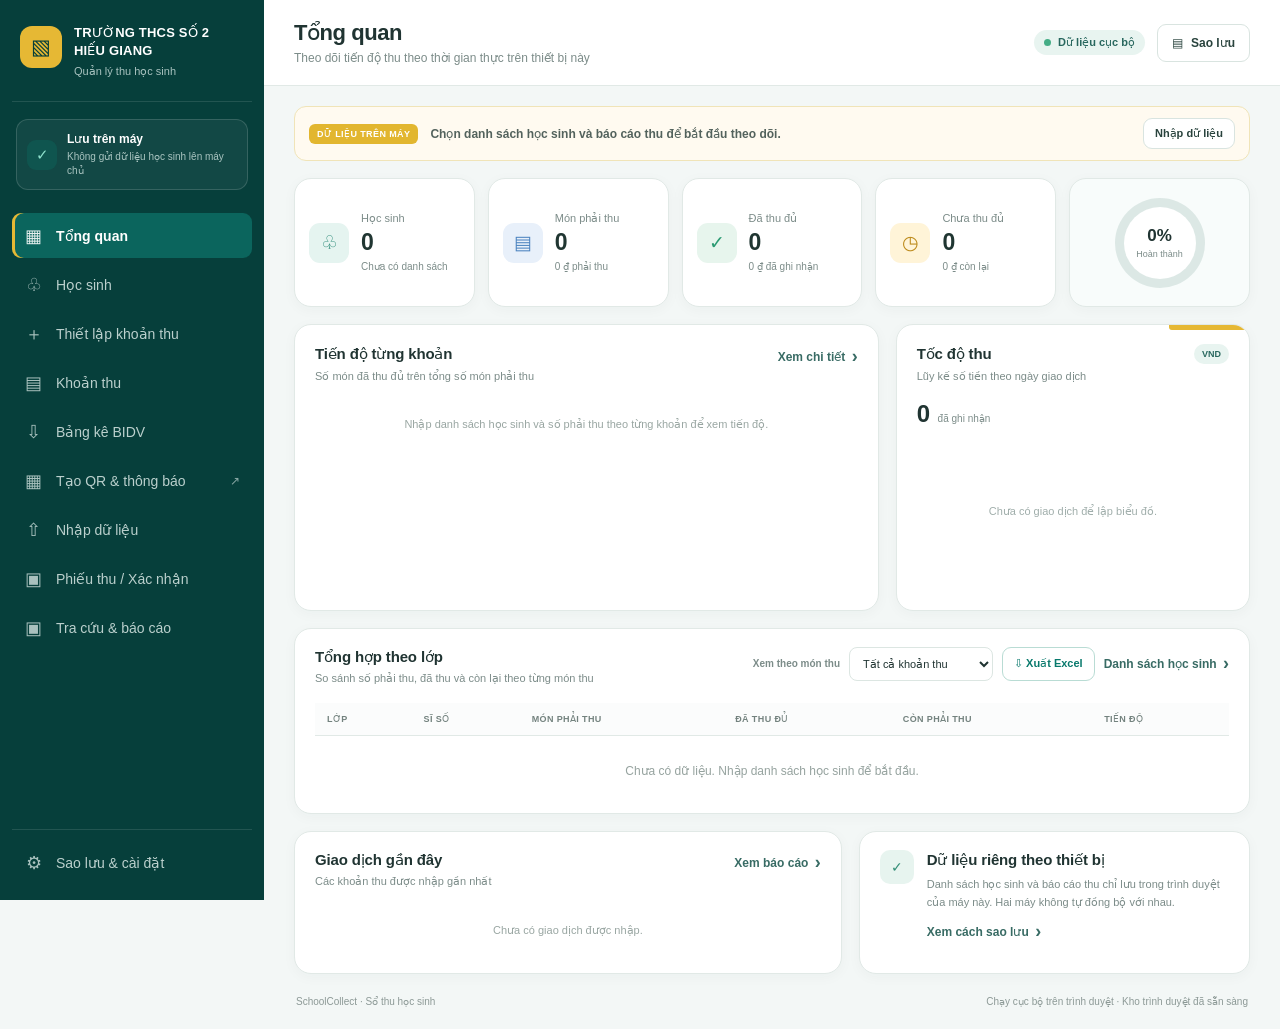
<file: index.html>
<!doctype html>
<html lang="vi">
<head>
  <meta charset="utf-8">
  <meta name="viewport" content="width=device-width, initial-scale=1">
  <meta name="theme-color" content="#063f3b">
  <meta name="description" content="Quản lý và đối soát từng khoản thu học sinh. Dữ liệu được lưu cục bộ trên thiết bị đang sử dụng.">
  <meta http-equiv="Content-Security-Policy" content="default-src 'self'; script-src 'self'; connect-src 'self'; object-src 'none'; base-uri 'self'; img-src 'self' data:; style-src 'self' 'unsafe-inline'; worker-src 'self'; manifest-src 'self'; form-action 'self'">
  <link rel="manifest" href="manifest.json">
  <link rel="stylesheet" href="styles.css?v=20261010d">
  <title>Trường THCS Số 2 Hiếu Giang · Quản lý thu học sinh</title>
</head>
<body>
  <div class="app-shell">
    <aside class="sidebar" id="sidebar">
      <div class="brand school-brand">
        <div class="brand-mark" aria-hidden="true">▧</div>
        <div class="brand-copy"><strong>TRƯỜNG THCS SỐ 2 HIẾU GIANG</strong><small>Quản lý thu học sinh</small></div>
      </div>
      <div class="local-pill"><span class="shield-icon" aria-hidden="true">✓</span><div><strong>Lưu trên máy</strong><small>Không gửi dữ liệu học sinh lên máy chủ</small></div></div>
      <nav class="nav" aria-label="Điều hướng chính">
        <button class="nav-item active" data-page="dashboard"><span class="nav-icon">▦</span>Tổng quan</button>
        <button class="nav-item" data-page="students"><span class="nav-icon">♧</span>Học sinh</button>
        <button class="nav-item" data-page="fee-setup"><span class="nav-icon">＋</span>Thiết lập khoản thu</button>
        <button class="nav-item" data-page="fees"><span class="nav-icon">▤</span>Khoản thu</button>
        <button class="nav-item" data-page="bidv-export"><span class="nav-icon">⇩</span>Bảng kê BIDV</button>
        <a class="nav-item qr-external-link" href="https://anhvt777.github.io/bidvqrgen/" target="_blank" rel="noopener noreferrer" aria-label="Mở công cụ tạo QR và thông báo nộp tiền trong tab mới"><span class="nav-icon">▦</span>Tạo QR & thông báo <span class="external-link-mark" aria-hidden="true">↗</span></a>
        <button class="nav-item" data-page="imports"><span class="nav-icon">⇧</span>Nhập dữ liệu</button>
        <button class="nav-item" data-page="receipts"><span class="nav-icon">▣</span>Phiếu thu / Xác nhận</button>
        <button class="nav-item" data-page="history"><span class="nav-icon">▣</span>Tra cứu & báo cáo</button>
      </nav>
      <div class="sidebar-bottom">
        <button class="nav-item" data-page="settings"><span class="nav-icon">⚙</span>Sao lưu & cài đặt</button>
      </div>
    </aside>

    <main class="main-area">
      <header class="topbar">
        <button class="mobile-menu" id="menuToggle" aria-label="Mở menu">☰</button>
        <div><div class="page-title" id="topTitle">Tổng quan</div><div class="page-subtitle" id="topSubtitle">Theo dõi tiến độ thu theo thời gian thực trên thiết bị này</div></div>
        <div class="top-actions"><span class="local-tag"><i></i>Dữ liệu cục bộ</span><button class="button button-outline backup-top" id="backupButtonTop"><span>▤</span> Sao lưu</button></div>
      </header>

      <section class="page active" id="page-dashboard">
        <div class="notice notice-sample" id="dataNotice"><span class="sample-label">DỮ LIỆU TRÊN MÁY</span><strong id="dataNoticeText">Chọn danh sách học sinh và báo cáo thu để bắt đầu theo dõi.</strong><button class="button button-small button-outline" data-go="imports">Nhập dữ liệu</button></div>
        <div class="stats-grid">
          <article class="stat-card"><div class="stat-icon mint">♧</div><div><span class="stat-label">Học sinh</span><strong class="stat-value" id="statStudents">0</strong><small class="stat-hint" id="statClasses">Chưa có danh sách</small></div></article>
          <article class="stat-card"><div class="stat-icon blue">▤</div><div><span class="stat-label">Món phải thu</span><strong class="stat-value" id="statFeeItems">0</strong><small class="stat-hint" id="statDueAmount">0 ₫ phải thu</small></div></article>
          <article class="stat-card"><div class="stat-icon green">✓</div><div><span class="stat-label">Đã thu đủ</span><strong class="stat-value" id="statPaidItems">0</strong><small class="stat-hint" id="statPaidAmount">0 ₫ đã ghi nhận</small></div></article>
          <article class="stat-card"><div class="stat-icon amber">◷</div><div><span class="stat-label">Chưa thu đủ</span><strong class="stat-value" id="statUnpaidItems">0</strong><small class="stat-hint" id="statRemainAmount">0 ₫ còn lại</small></div></article>
          <article class="stat-card completion-card"><div class="completion-ring" id="completionRing"><div><strong id="completionPercent">0%</strong><small>Hoàn thành</small></div></div></article>
        </div>

        <div class="dashboard-grid">
          <article class="panel fee-progress-panel">
            <div class="panel-header"><div><h2>Tiến độ từng khoản</h2><p>Số món đã thu đủ trên tổng số món phải thu</p></div><button class="text-button" data-go="fees">Xem chi tiết <span>›</span></button></div>
            <div class="fee-progress-list" id="feeProgressList"><div class="empty-inline">Nhập danh sách học sinh để xem tiến độ từng khoản thu.</div></div>
          </article>
          <article class="panel collection-speed-panel">
            <div class="panel-header"><div><h2>Tốc độ thu</h2><p>Lũy kế số tiền theo ngày giao dịch</p></div><span class="mini-tag">VND</span></div>
            <div class="speed-total"><strong id="chartTotal">0</strong><span>đã ghi nhận</span></div>
            <div class="chart-wrap" id="collectionChart"><div class="chart-empty">Chưa có giao dịch để lập biểu đồ.</div></div>
          </article>
        </div>

        <article class="panel table-panel class-summary-panel">
          <div class="panel-header class-summary-header"><div><h2>Tổng hợp theo lớp</h2><p>So sánh số phải thu, đã thu và còn lại theo từng món thu</p></div><div class="class-summary-actions"><label for="classFeeFilter">Xem theo món thu</label><select id="classFeeFilter"><option value="all">Tất cả khoản thu</option><option value="mandatory">BH thân thể (BHTT)</option><option value="insurance">Bảo hiểm y tế (BHYT)</option><option value="service">Dịch vụ khác</option></select><button class="button button-outline button-small export-class-report" id="exportClassFeeReport">⇩ Xuất Excel</button><button class="text-button" data-go="students">Danh sách học sinh <span>›</span></button></div></div>
          <div class="table-wrap"><table><thead><tr><th>LỚP</th><th>SĨ SỐ</th><th>MÓN PHẢI THU</th><th>ĐÃ THU ĐỦ</th><th>CÒN PHẢI THU</th><th>TIẾN ĐỘ</th></tr></thead><tbody id="classTable"><tr><td colspan="6" class="empty-cell">Chưa có dữ liệu. Nhập danh sách học sinh để bắt đầu.</td></tr></tbody></table></div>
        </article>
        <div class="bottom-grid">
          <article class="panel"><div class="panel-header"><div><h2>Giao dịch gần đây</h2><p>Các khoản thu được nhập gần nhất</p></div><button class="text-button" data-go="imports">Xem báo cáo <span>›</span></button></div><div class="recent-list" id="recentTransactions"><div class="empty-inline">Chưa có giao dịch được nhập.</div></div></article>
          <article class="panel privacy-card"><div class="privacy-mark">✓</div><div><h2>Dữ liệu riêng theo thiết bị</h2><p>Danh sách học sinh và báo cáo thu chỉ lưu trong trình duyệt của máy này. Hai máy không tự đồng bộ với nhau.</p><button class="text-button" data-go="settings">Xem cách sao lưu <span>›</span></button></div></article>
        </div>
      </section>

      <section class="page" id="page-students">
        <div class="page-heading"><div><span class="eyebrow">DANH SÁCH GỐC</span><h1>Học sinh</h1><p>Quản lý hồ sơ học sinh và toàn bộ các khoản phải thu đã phân giao.</p></div><button class="button button-primary" id="studentImportButton">⇧ Tải file học sinh</button></div>
        <div class="toolbar"><div class="search-box"><span>⌕</span><input id="studentSearch" type="search" placeholder="Tìm theo tên, mã học sinh, Mã số CĐ, lớp..."></div><div class="toolbar-right"><span id="studentCountLabel">0 học sinh</span><button class="button button-outline" id="exportStudents">↓ Xuất danh sách</button></div></div>
        <div class="student-warning-panel" id="studentWarningPanel" hidden><div><strong id="studentWarningTitle">Có hồ sơ cần bổ sung</strong><p id="studentWarningText"></p></div><button class="button button-outline button-small" id="showIncompleteStudents">Xem hồ sơ cần bổ sung</button></div>
        <article class="panel table-panel"><div class="table-wrap"><table class="student-master-table"><thead><tr><th>MÃ HS THEO LỚP</th><th>HỌ VÀ TÊN</th><th>LỚP</th><th>GIỚI TÍNH</th><th>NGÀY SINH</th><th>PHÂN LOẠI / GHI CHÚ</th><th>MÓN PHẢI THU</th><th>PHẢI THU</th><th>ĐÃ THU</th><th>CÒN LẠI</th><th></th></tr></thead><tbody id="studentsTable"><tr><td colspan="11" class="empty-cell">Chưa có học sinh. Hãy tải file danh sách gốc của trường.</td></tr></tbody></table></div></article>
        <p class="table-note">Web chỉ hiển thị các trường có trong file của THCS Số 2 Hiếu Giang, cộng với mã HS theo lớp do hệ thống tạo. Không tự suy đoán phụ huynh, điện thoại, CCCD hoặc các trường không có trong file. BHYT/BHTT được đọc trực tiếp thành khoản phải thu.</p>
      </section>

      <section class="page" id="page-fee-setup">
        <div class="page-heading"><div><span class="eyebrow">CẤU HÌNH THU</span><h1>Thiết lập khoản thu</h1><p>Tạo khoản thu một lần, sau đó phân giao cho toàn trường, theo khối, theo lớp hoặc từng học sinh.</p></div><button class="button button-outline" id="newFeeButton">＋ Khoản thu mới</button></div>
        <div class="fee-setup-layout">
          <article class="panel fee-builder">
            <div class="panel-header"><div><h2 id="feeBuilderTitle">Tạo khoản thu</h2><p>Mã khoản và mã khách hàng sau khi phát hành nên được giữ ổn định để đối soát ngân hàng.</p></div><span class="mini-tag">Lưu cục bộ</span></div>
            <input type="hidden" id="feeEditingId">
            <div class="fee-form-grid">
              <label class="qr-field"><span>Tên khoản thu</span><input id="feeName" maxlength="80" placeholder="Ví dụ: Bảo hiểm thân thể"></label>
              <label class="qr-field"><span>Mã khoản</span><input id="feeCode" maxlength="12" placeholder="Ví dụ: BHTT"></label>
              <label class="qr-field"><span>Ký hiệu khoản thu (2 ký tự)</span><input id="feeShortCode" maxlength="2" list="feeShortCodeOptions" placeholder="TT"><datalist id="feeShortCodeOptions"><option value="YT">Bảo hiểm y tế</option><option value="TT">Bảo hiểm thân thể</option><option value="DV">Dịch vụ</option><option value="KH">Khoản khác</option></datalist></label>
              <label class="qr-field"><span>Số tiền / học sinh</span><input id="feeAmount" inputmode="numeric" placeholder="Ví dụ: 150000"></label>
              <label class="qr-field"><span>Nhóm khoản</span><select id="feeCategory"><option value="service">Khoản thu / dịch vụ khác</option><option value="insurance">Bảo hiểm y tế (BHYT)</option><option value="mandatory">Bảo hiểm thân thể (BHTT)</option><option value="other">Khoản khác</option></select></label>
              <label class="qr-field"><span>Tiền tố mã KH</span><input id="feePrefix" maxlength="8" value="HG2" placeholder="HG2"></label>
              <label class="qr-field"><span>Phạm vi phân giao</span><select id="feeScope"><option value="all">Toàn trường</option><option value="grade">Theo khối</option><option value="class">Theo lớp</option><option value="student">Chọn học sinh</option></select></label>
            </div>
            <div class="fee-target-block">
              <div class="fee-target-head"><strong>Đối tượng áp dụng</strong><span id="feeTargetSummary">Toàn bộ học sinh hiện có</span></div>
              <select id="feeTargets" multiple size="7" aria-label="Chọn đối tượng phân giao"></select>
              <small>Giữ Ctrl/Cmd để chọn nhiều khối, lớp hoặc học sinh. Với “Toàn trường” không cần chọn.</small>
            </div>
            <div class="fee-code-preview"><span>Mẫu mã khách hàng</span><strong id="feeCodePreview">Mã HS theo lớp + ký hiệu 2 ký tự</strong><small id="feeCodePreviewExample">Ví dụ sẽ hiển thị sau khi có danh sách học sinh.</small></div>
            <div class="fee-builder-actions"><button class="button button-outline" id="cancelFeeEdit" hidden>Hủy</button><button class="button button-primary" id="saveFeeAssignment">Tạo & phân giao</button></div>
          </article>
          <article class="panel fee-catalog-panel">
            <div class="panel-header"><div><h2>Danh mục khoản thu</h2><p>Các khoản đã tạo và số học sinh đang được phân giao.</p></div><span class="mini-tag" id="feeCatalogCount">0 khoản</span></div>
            <div class="fee-catalog-list" id="feeCatalogList"><div class="empty-inline">Chưa có khoản thu. Tạo khoản đầu tiên ở biểu mẫu bên trái.</div></div>
          </article>
        </div>

      </section>

      <section class="page" id="page-bidv-export">
        <div class="page-heading"><div><span class="eyebrow">BẢNG KÊ NGÂN HÀNG</span><h1>Bảng kê BIDV</h1><p>Tạo mã khách hàng duy nhất theo từng học sinh + món thu và xuất XLSX đúng cấu trúc nhập chương trình thu hộ.</p></div></div>
        <article class="panel bidv-export-panel">
          <div class="panel-header"><div><span class="eyebrow">BẢNG KÊ BIDV</span><h2>Xuất bảng kê thu hộ</h2><p>Xuất đúng cấu trúc 16 cột của mẫu BIDV để nhập chương trình tạo bảng kê thu hộ. Mỗi món thu của từng học sinh có một Mã khách hàng duy nhất.</p></div><span class="mini-tag">XLSX</span></div>
          <div class="fee-form-grid">
            <label class="qr-field"><span>Khoản thu cần xuất</span><select id="bidvExportFee"><option value="">— Chọn khoản thu —</option></select></label>
            <label class="qr-field"><span>Phạm vi</span><select id="bidvExportScope"><option value="all">Toàn bộ học sinh được phân giao</option><option value="grade">Theo khối</option><option value="class">Theo lớp</option></select></label>
            <label class="qr-field"><span>Đối tượng</span><select id="bidvExportTarget"><option value="all">Tất cả</option></select></label>
            <label class="qr-field"><span>Kỳ hóa đơn</span><input id="bidvBillPeriod" maxlength="20" value="2026" placeholder="Ví dụ: 2026"></label>
            <label class="qr-field"><span>Tiền tố bổ sung (không bắt buộc)</span><input id="bidvCustomerPrefix" maxlength="8" value="" placeholder="Để trống nếu không cần"></label>
            <label class="qr-field"><span>Cấu trúc Mã khách hàng</span><input id="bidvCustomerTemplate" maxlength="80" value="{YY}{CLASS}{SEQ}{FEE}" placeholder="{YY}{CLASS}{SEQ}{FEE}"></label>
          </div>
          <div class="mapping-note"><span class="note-icon">i</span><div><strong>Các biến có thể dùng:</strong><p><code>{PREFIX}</code> tiền tố tùy chọn · <code>{YY}</code>/<code>{YYYY}</code> năm · <code>{CLASS}</code> lớp · <code>{SEQ}</code> số thứ tự 01–99 · <code>{HS}</code> mã HS theo lớp · <code>{BASE}</code> mã HS gốc · <code>{CD}</code> Mã số CĐ · <code>{FEE}</code> ký hiệu khoản 2 ký tự. File BIDV dùng tài khoản định danh nên mã xuất ra chỉ gồm chữ không dấu và số.</p></div></div>
          <div class="fee-code-preview"><span>Xem trước Mã khách hàng</span><strong id="bidvCustomerPreview">267C201TT</strong><small id="bidvCustomerPreviewText">Khuyến nghị: năm 2 số + lớp + STT 2 số + ký hiệu khoản 2 ký tự. Không cần HG2.</small></div>
          <label class="check-row"><input type="checkbox" id="bidvOnlyUnpaid" checked><span>Chỉ xuất các khoản chưa thu</span></label>
          <div class="fee-builder-actions"><button class="button button-outline" id="bidvValidateExport">Kiểm tra mã</button><button class="button button-primary" id="bidvExportXlsx">↓ Xuất XLSX BIDV</button></div>
          <div class="last-import" id="bidvExportStatus">Chưa kiểm tra dữ liệu xuất.</div>
        </article>

        <article class="panel bidv-export-panel qr-file-export-panel">
          <div class="panel-header"><div><span class="eyebrow">FILE TẠO QR ĐỊNH DANH</span><h2>Xuất bảng kê tạo QR</h2><p>Xuất đúng 11 cột theo file mẫu Test 6E.xlsx. BIDV và BankBin 970418 được tự điền cố định; người dùng chỉ chọn phạm vi và món thu cần xuất.</p></div><span class="mini-tag">XLSX · QR</span></div>
          <div class="fee-form-grid">
            <label class="qr-field"><span>Phạm vi xuất</span><select id="qrFileScope"><option value="all">Toàn bộ danh sách trường</option><option value="class">Theo lớp</option><option value="student">Theo học sinh</option></select></label>
            <label class="qr-field"><span>Đối tượng</span><select id="qrFileTarget"><option value="all">Tất cả</option></select></label>
            <label class="qr-field"><span>Món thu</span><select id="qrFileFee"><option value="all">Tất cả món thu</option></select></label>
            <label class="qr-field"><span>Mã đầu định danh</span><input id="qrFilePrefix" maxlength="30" value="V6" placeholder="Ví dụ: V6"></label>
            <label class="qr-field"><span>Kỳ thu</span><input id="qrFilePeriod" maxlength="30" value="2026" placeholder="Ví dụ: 2026 hoặc HK1 2026"></label>
            <label class="qr-field"><span>Cấu trúc mã QR</span><input value="Mã đầu định danh + Mã khách hàng BIDV" readonly></label>
          </div>
          <div class="mapping-note"><span class="note-icon">i</span><div><strong>Cấu trúc file QR:</strong><p><code>AccountNumber</code> = Mã đầu định danh + đúng Mã khách hàng BIDV của cùng học sinh/món thu (cùng tiền tố, năm 2 số, lớp, STT và ký hiệu khoản). <code>AccountName</code> = Họ tên học sinh + lớp. <code>Remark</code> = AccountName + NOP + Tên khoản thu + kỳ thu; tự loại mã BHYT/BHTT/TT/YT bị lặp.</p></div></div>
          <div class="fee-code-preview"><span>Xem trước</span><strong id="qrFileAccountPreview">—</strong><small id="qrFileRemarkPreview">Chọn dữ liệu để xem AccountNumber và Remark mẫu.</small></div>
          <label class="check-row"><input type="checkbox" id="qrFileOnlyUnpaid" checked><span>Chỉ xuất các món chưa thu</span></label>
          <div class="fee-builder-actions"><button class="button button-outline" id="qrFileValidate">Kiểm tra file QR</button><button class="button button-primary" id="qrFileExport">↓ Xuất XLSX tạo QR</button></div>
          <div class="last-import" id="qrFileStatus">Chưa kiểm tra dữ liệu xuất.</div>
        </article>
      </section>

      <section class="page" id="page-fees">
        <div class="page-heading"><div><span class="eyebrow">CHI TIẾT THU</span><h1>Khoản thu</h1><p>Xem riêng BHYT, BHTT và các khoản dịch vụ khác.</p></div><button class="button button-primary" data-go="imports">⇧ Nhập báo cáo thu</button></div>
        <div class="fee-detail-grid" id="feeCategoryCards"><div class="panel empty-state">Nhập danh sách học sinh và báo cáo thu để xem chi tiết.</div></div>
        <article class="panel table-panel fee-breakdown-panel"><div class="panel-header"><div><h2>Chi tiết dịch vụ khác</h2><p>Tách theo nội dung thực tế như gửi xe, nước uống và dịch vụ khác.</p></div><span class="mini-tag" id="serviceTxnCount">0 giao dịch</span></div><div class="table-wrap"><table><thead><tr><th>NỘI DUNG THU</th><th>SỐ GIAO DỊCH</th><th>SỐ HỌC SINH</th><th>SỐ TIỀN ĐÃ THU</th></tr></thead><tbody id="serviceBreakdownTable"><tr><td colspan="4" class="empty-cell">Chưa có giao dịch dịch vụ.</td></tr></tbody></table></div></article>
        <article class="panel table-panel"><div class="panel-header"><div><h2>Giao dịch theo khoản thu</h2><p>Danh sách chi tiết được nhập trên thiết bị này</p></div><div class="filter-pills"><span class="filter-pill">Tất cả <b id="allTxnCount">0</b></span><span class="filter-pill">Khớp <b id="matchedTxnCount">0</b></span><span class="filter-pill">Chưa khớp <b id="unmatchedTxnCount">0</b></span></div></div><div class="table-wrap"><table><thead><tr><th>NGÀY</th><th>MÃ GIAO DỊCH</th><th>KHOẢN THU</th><th>NỘI DUNG</th><th>MÃ HS / HỌC SINH</th><th>SỐ TIỀN</th><th>TRẠNG THÁI</th></tr></thead><tbody id="transactionsTable"><tr><td colspan="7" class="empty-cell">Chưa có báo cáo ngân hàng.</td></tr></tbody></table></div></article>

        <article class="panel cash-session-card">
          <div class="panel-header"><div><span class="eyebrow">THU NGOÀI BÁO CÁO BIDV</span><h2>Ghi nhận thu qua thủ quỹ / chuyển thẳng cho trường</h2><p>Chọn các món thực tế đã thu, kiểm tra tổng tiền và chỉ đồng bộ vào số thu chung sau khi kế toán/thủ quỹ xác nhận.</p></div><span class="category-badge service">CHỜ XÁC NHẬN</span></div>
          <div class="cash-session-toolbar">
            <label class="qr-field"><span>Hình thức thu</span><select id="cashSessionMethod"><option value="cashier">Thu qua thủ quỹ</option><option value="direct_school">Phụ huynh chuyển thẳng cho trường</option></select></label>
            <label class="qr-field"><span>Lớp</span><select id="cashSessionClass"><option value="">— Chọn lớp —</option></select></label>
            <label class="qr-field"><span>Tìm học sinh</span><input id="cashSessionSearch" type="search" placeholder="Nhập tên hoặc mã học sinh"></label>
            <label class="qr-field"><span>Ngày thu</span><input id="cashSessionDate" type="date"></label>
            <label class="qr-field"><span>Người xác nhận / thủ quỹ</span><input id="cashSessionCashier" maxlength="80" placeholder="Họ và tên"></label>
          </div>
          <div class="cash-session-stats">
            <div><span>Học sinh đã chọn</span><strong id="cashSessionStudentCount">0</strong></div>
            <div><span>Số món đã chọn</span><strong id="cashSessionItemCount">0</strong></div>
            <div><span>Tổng theo sổ</span><strong id="cashSessionExpected">0 ₫</strong></div>
            <div><span>Số tiền thực tế</span><strong id="cashSessionActualLabel">0 ₫</strong></div>
            <div><span>Chênh lệch</span><strong id="cashSessionDifference">0 ₫</strong></div>
          </div>
          <div class="cash-session-table-wrap"><table class="cash-session-table"><thead id="cashSessionHead"><tr><th>STT</th><th>HỌC SINH</th><th>LỚP</th><th>Chọn lớp để bắt đầu</th></tr></thead><tbody id="cashSessionBody"><tr><td colspan="4" class="empty-cell">Chọn lớp để hiển thị danh sách các món chưa thu.</td></tr></tbody></table></div>
          <div class="cash-session-check">
            <label class="qr-field"><span>Số tiền thực tế cần đối chiếu</span><input id="cashSessionActual" inputmode="numeric" placeholder="Nhập tổng tiền thủ quỹ / sao kê trực tiếp"></label>
            <div class="cash-session-status" id="cashSessionStatus">Chưa có khoản được chọn.</div>
          </div>
          <div class="receipt-batch-actions cash-session-actions">
            <span>Chỉ xác nhận khi tổng thực tế khớp đúng tổng các món đã chọn và không trùng khoản đã thu.</span>
            <button class="button button-outline" id="exportCashSession">↓ Xuất bảng kê phiên</button>
            <button class="button button-outline" id="clearCashSession">Hủy lựa chọn</button>
            <button class="button button-primary" id="confirmCashSession" disabled>✓ Xác nhận & đồng bộ</button>
          </div>
        </article>

        <article class="panel cash-file-card">
          <div class="panel-header"><div><h2>Nhập file các món đã thu thủ công</h2><p>Dùng khi kế toán có danh sách thu ngoài BIDV. File có thể chứa Mã HS/Mã theo lớp/Mã số CĐ hoặc Họ tên + Lớp, kèm Khoản thu và Số tiền.</p></div><span class="mini-tag">XLSX · CSV</span></div>
          <div class="receipt-batch-actions">
            <span>File chỉ đưa các dòng hợp lệ vào phiên chờ xác nhận; chưa cộng ngay vào số thu chung.</span>
            <button class="button button-outline" id="downloadManualCollectionTemplate">↓ Tải file mẫu</button>
            <button class="button button-primary" id="manualCollectionImportButton">⇧ Chọn file đã thu</button>
          </div>
          <div class="last-import" id="manualCollectionStatus">Chưa nhập file thu thủ công.</div>
        </article>
        <input type="file" id="manualCollectionFileInput" accept=".xlsx,.csv,.tsv,.txt" hidden>
      </section>

      <section class="page" id="page-qr">
        <div class="page-heading"><div><span class="eyebrow">THANH TOÁN THEO TỪNG MÓN</span><h1>Tạo mã QR</h1><p>Tạo QR cho từng khoản còn phải thu của học sinh, tiền chuyển trực tiếp vào tài khoản trường.</p></div></div>
        <div class="qr-local-note"><span class="note-icon">✓</span><div><strong>Tạo và lưu ảnh ngay trên thiết bị này.</strong><p>Dữ liệu học sinh, số tiền và nội dung chuyển khoản không gửi tới dịch vụ tạo ảnh QR bên ngoài.</p></div></div>
        <div class="qr-layout">
          <article class="panel qr-config-card">
            <div class="panel-header"><div><h2>Tài khoản nhận tiền của trường</h2><p>Thông tin được lưu riêng trong trình duyệt của máy này.</p></div><span class="category-badge">Lưu cục bộ</span></div>
            <div class="qr-config-grid">
              <label class="qr-field"><span>Mã BIN ngân hàng</span><input id="qrBankBin" inputmode="numeric" maxlength="6" placeholder="Ví dụ: 970418"></label>
              <label class="qr-field"><span>Số tài khoản nhận</span><input id="qrAccountNumber" autocomplete="off" placeholder="Số tài khoản trường"></label>
              <label class="qr-field qr-field-wide"><span>Tên chủ tài khoản</span><input id="qrAccountName" autocomplete="organization" maxlength="25" placeholder="Tên chủ tài khoản, tối đa 25 ký tự"></label>
            </div>
            <div class="qr-config-actions"><span id="qrConfigStatus">Chưa thiết lập tài khoản nhận</span><button class="button button-outline" id="saveQrConfig">Lưu tài khoản</button></div>
            <p class="table-note">Hãy kiểm tra mã BIN, số tài khoản và tên người nhận với ngân hàng trước khi gửi QR cho phụ huynh.</p>
          </article>
          <article class="panel qr-create-card">
            <div class="panel-header"><div><h2>Chọn món cần tạo QR</h2><p>Mỗi QR gắn với một học sinh và một khoản thu.</p></div><span class="mini-tag" id="qrDueCount">0 món còn phải thu</span></div>
            <div class="qr-filter-grid">
              <label class="qr-field"><span>Khoản thu</span><select id="qrFeeFilter"><option value="all">Tất cả khoản thu</option><option value="insurance">Bảo hiểm y tế (BHYT)</option><option value="mandatory">Bảo hiểm thân thể (BHTT)</option><option value="service">Dịch vụ</option></select></label>
              <label class="qr-field"><span>Lớp</span><select id="qrClassFilter"><option value="all">Tất cả lớp</option></select></label>
              <label class="qr-field"><span>Danh sách</span><select id="qrStatusFilter"><option value="unpaid">Chỉ món chưa ghi nhận đã thu</option><option value="all">Tất cả món phải thu</option></select></label>
            </div>
            <div class="qr-create-actions"><span id="qrSelectionCount">Chưa có QR được tạo</span><button class="button button-primary" id="generateQrs">Tạo QR</button><button class="button button-outline" id="downloadQrs" hidden>↓ Tải ZIP</button></div>
          </article>
        </div>
        <div class="qr-preview-header"><div><h2>Ảnh QR theo học sinh</h2><p id="qrPreviewSummary">Chọn điều kiện rồi bấm “Tạo QR”.</p></div></div>
        <div class="qr-preview-grid" id="qrPreviewGrid"><div class="panel qr-empty-state">Nhập danh sách học sinh có chi tiết từng khoản phải thu để bắt đầu.</div></div>
      </section>

      <section class="page" id="page-notices">
        <div class="page-heading"><div><span class="eyebrow">GỬI PHỤ HUYNH</span><h1>Thông báo nộp tiền</h1><p>Tạo hàng loạt thông báo khoản thu có QR định danh để in A4 hoặc xuất ảnh gửi Zalo/phụ huynh.</p></div><span class="mini-tag">Tạo cục bộ</span></div>
        <div class="notice-tool-grid">
          <article class="panel notice-builder-card">
            <div class="panel-header"><div><h2>1. Chọn đối tượng & khoản thu</h2><p>Mỗi học sinh tạo một thông báo và một QR tổng cho các món được chọn.</p></div><span class="category-badge">BIDV QR</span></div>
            <div class="notice-form-grid">
              <label class="qr-field"><span>Lớp</span><select id="noticeClass"><option value="all">Tất cả lớp</option></select></label>
              <label class="qr-field"><span>Học sinh</span><select id="noticeStudent"><option value="all">Tất cả học sinh trong phạm vi</option></select></label>
              <label class="qr-field"><span>Hạn nộp</span><input id="noticeDeadline" type="date"></label>
              <label class="qr-field"><span>Trạng thái khoản</span><select id="noticeDueStatus"><option value="unpaid">Chỉ khoản chưa thu</option><option value="all">Tất cả khoản được phân giao</option></select></label>
              <label class="qr-field notice-fee-select"><span>Khoản cần thông báo</span><select id="noticeFees" multiple size="7"><option value="all" selected>Tất cả khoản phù hợp</option></select><small>Giữ Ctrl/Cmd để chọn nhiều khoản. Chọn “Tất cả” để lấy toàn bộ khoản phù hợp.</small></label>
              <label class="qr-field notice-message-field"><span>Lời nhắn cuối thông báo</span><textarea id="noticeMessage" rows="4" maxlength="260">Nếu phụ huynh đã thanh toán, vui lòng bỏ qua thông báo này.</textarea></label>
            </div>
            <div class="notice-summary-box"><div><span>Số học sinh</span><strong id="noticeStudentCount">0</strong></div><div><span>Số món</span><strong id="noticeItemCount">0</strong></div><div><span>Tổng cần thông báo</span><strong id="noticeAmountTotal">0 ₫</strong></div></div>
          </article>

          <article class="panel notice-output-card">
            <div class="panel-header"><div><h2>2. Kiểu đầu ra</h2><p>Hai mẫu dùng chung dữ liệu và QR thanh toán.</p></div></div>
            <div class="notice-template-options">
              <label class="notice-template-option selected"><input type="radio" name="noticeTemplate" value="a4" checked><div><strong>Mẫu A4 chuẩn</strong><span>Trang trọng, dễ in/PDF, mỗi học sinh một trang.</span></div><i>A4</i></label>
              <label class="notice-template-option"><input type="radio" name="noticeTemplate" value="mobile"><div><strong>Mẫu ảnh điện thoại</strong><span>Gọn, QR lớn, phù hợp gửi Zalo/Messenger.</span></div><i>9:16</i></label>
            </div>
            <div class="notice-output-actions">
              <button class="button button-outline" id="previewNotices">Xem trước</button>
              <button class="button button-primary" id="printNoticeA4">In / Lưu PDF A4</button>
              <button class="button button-primary" id="downloadNoticeImages">↓ Xuất ZIP ảnh PNG</button>
            </div>
            <div class="notice-export-note"><strong>QR thanh toán:</strong><span>QR được tạo ngay trên máy với số tiền tổng của các khoản đang chọn. Phần dưới QR hiển thị napas247 · BIDV · hoa mai vàng để phụ huynh dễ nhận biết kênh thanh toán.</span></div>
          </article>
        </div>

        <article class="panel notice-preview-panel">
          <div class="panel-header"><div><h2>Xem trước thông báo</h2><p id="noticePreviewSummary">Chọn dữ liệu rồi bấm “Xem trước”.</p></div><span class="mini-tag" id="noticeQrStatus">Chưa tạo QR</span></div>
          <div class="notice-preview-list" id="noticePreviewList"><div class="empty-inline">Chưa có thông báo được tạo.</div></div>
        </article>
        <div class="mapping-note"><span class="note-icon">i</span><div><strong>Dữ liệu riêng tư:</strong><p>Ảnh/PDF được tạo hoàn toàn trong trình duyệt. Danh sách học sinh và số tiền không được gửi lên dịch vụ tạo ảnh bên ngoài.</p></div></div>
      </section>

      <section class="page" id="page-receipts">
        <div class="page-heading"><div><span class="eyebrow">CHỨNG TỪ KHOẢN ĐÃ THU</span><h1>Phiếu thu / Xác nhận</h1><p>Phát hành chứng từ từ các món đã đối soát thành công. Chứng từ chuyển khoản mặc định là “Phiếu xác nhận thanh toán”.</p></div><button class="button button-outline" id="receiptConfigToggle">⚙ Thông tin chứng từ</button></div>

        <article class="panel receipt-config-card" id="receiptConfigCard">
          <div class="panel-header"><div><h2>Thông tin đơn vị & người ký</h2><p>Lưu cục bộ trên thiết bị, dùng để trình bày chứng từ in/PDF.</p></div><span class="mini-tag">Cấu hình</span></div>
          <div class="receipt-config-grid">
            <label class="qr-field"><span>Cơ quan chủ quản</span><input id="receiptParentUnit" value="UBND XÃ HIẾU GIANG" maxlength="100"></label>
            <label class="qr-field"><span>Tên đơn vị</span><input id="receiptSchoolName" value="TRƯỜNG THCS SỐ 2 HIẾU GIANG" maxlength="120"></label>
            <label class="qr-field qr-field-wide"><span>Địa chỉ</span><input id="receiptSchoolAddress" maxlength="160" placeholder="Địa chỉ của trường"></label>
            <label class="qr-field"><span>Mã đơn vị / MST (nếu dùng)</span><input id="receiptUnitCode" maxlength="40" placeholder="Không bắt buộc"></label>
            <label class="qr-field"><span>Tiền tố xác nhận chuyển khoản</span><input id="receiptTransferPrefix" value="XN" maxlength="6" placeholder="XN"></label>
            <label class="qr-field"><span>Tiền tố phiếu thu tiền mặt</span><input id="receiptCashPrefix" value="PT" maxlength="6" placeholder="PT"></label>
            <label class="qr-field"><span>Người lập</span><input id="receiptPreparer" maxlength="80" placeholder="Họ và tên"></label>
            <label class="qr-field"><span>Thủ quỹ</span><input id="receiptCashier" maxlength="80" placeholder="Họ và tên"></label>
            <label class="qr-field"><span>Kế toán / Phụ trách kế toán</span><input id="receiptAccountant" maxlength="80" placeholder="Họ và tên"></label>
            <label class="qr-field"><span>Thủ trưởng đơn vị</span><input id="receiptHead" maxlength="80" placeholder="Họ và tên"></label>
          </div>
          <div class="receipt-config-actions"><span>Không chèn ảnh chữ ký. Chứng từ chỉ hiển thị họ tên người ký khi đã cấu hình.</span><button class="button button-primary" id="saveReceiptConfig">Lưu cấu hình</button></div>
        </article>

        <article class="panel cash-entry-card">
          <div class="panel-header"><div><h2>Ghi nhận thu tiền mặt</h2><p>Chọn đúng học sinh và món chưa thu. Khoản tiền mặt được lưu riêng và không bị mất khi cập nhật báo cáo ngân hàng.</p></div><span class="category-badge service">TIỀN MẶT</span></div>
          <div class="cash-entry-grid">
            <label class="qr-field"><span>Lớp</span><select id="cashClass"><option value="">— Chọn lớp —</option></select></label>
            <label class="qr-field"><span>Học sinh</span><select id="cashStudent"><option value="">— Chọn học sinh —</option></select></label>
            <label class="qr-field"><span>Khoản chưa thu</span><select id="cashFee"><option value="">— Chọn khoản thu —</option></select></label>
            <label class="qr-field"><span>Ngày thu</span><input id="cashDate" type="date"></label>
            <label class="qr-field"><span>Người nộp tiền</span><input id="cashPayer" maxlength="100" placeholder="Phụ huynh/người nộp"></label>
            <label class="qr-field"><span>Số tiền</span><input id="cashAmount" readonly></label>
            <label class="qr-field qr-field-wide"><span>Lý do / ghi chú</span><input id="cashNote" maxlength="180" placeholder="Ví dụ: Nộp Bảo hiểm thân thể cho học sinh"></label>
          </div>
          <div class="cash-entry-preview" id="cashEntryPreview">Chọn học sinh và khoản thu để ghi nhận tiền mặt.</div>
          <div class="receipt-batch-actions"><span>Hiện tại chỉ ghi nhận đủ 100% số tiền của từng món để bảo đảm đối soát một-món/một-giao-dịch.</span><button class="button button-outline" id="recordCashPayment">Ghi nhận tiền mặt</button><button class="button button-primary" id="recordAndPrintCash">Ghi nhận & In phiếu thu</button></div>
        </article>

        <article class="panel receipt-filter-card">
          <div class="panel-header"><div><h2>Chọn chứng từ</h2><p>Lọc theo khoản thu, lớp, học sinh, ngày thanh toán và trạng thái phát hành.</p></div><div class="receipt-mini-stats"><span>Chờ cấp <b id="receiptReadyCount">0</b></span><span>Đã cấp <b id="receiptIssuedCount">0</b></span><span>Đã hủy <b id="receiptCancelledCount">0</b></span></div></div>
          <div class="receipt-filter-grid">
            <label class="qr-field"><span>Khoản thu</span><select id="receiptFeeFilter"><option value="all">Tất cả khoản thu</option></select></label>
            <label class="qr-field"><span>Lớp</span><select id="receiptClassFilter"><option value="all">Tất cả lớp</option></select></label>
            <label class="qr-field"><span>Học sinh</span><select id="receiptStudentFilter"><option value="all">Tất cả học sinh</option></select></label>
            <label class="qr-field"><span>Trạng thái</span><select id="receiptStatusFilter"><option value="all">Tất cả</option><option value="ready">Chưa phát hành</option><option value="issued">Đã phát hành</option><option value="cancelled">Đã hủy</option></select></label>
            <label class="qr-field"><span>Hình thức thu</span><select id="receiptMethodFilter"><option value="all">Tất cả</option><option value="transfer">Chuyển khoản/QR</option><option value="cash">Tiền mặt</option></select></label>
            <label class="qr-field"><span>Từ ngày thu</span><input id="receiptDateFrom" type="date"></label>
            <label class="qr-field"><span>Đến ngày thu</span><input id="receiptDateTo" type="date"></label>
          </div>
          <div class="receipt-batch-actions"><span id="receiptFilterSummary">Chưa có món đã thu phù hợp.</span><button class="button button-outline" id="printIssuedReceipts">In/Lưu PDF đã cấp</button><button class="button button-primary" id="issueFilteredReceipts">Phát hành & In/Lưu PDF</button></div>
        </article>

        <article class="panel table-panel receipt-register-panel">
          <div class="panel-header"><div><h2>Sổ chứng từ thu</h2><p>Số chứng từ chạy liên tục theo năm. Chứng từ đã hủy vẫn được giữ lại trong lịch sử.</p></div><button class="button button-outline button-small" id="exportReceiptRegister">↓ Xuất sổ CSV</button></div>
          <div class="table-wrap"><table class="receipt-table"><thead><tr><th>NGÀY THU</th><th>SỐ CT</th><th>HỌC SINH</th><th>LỚP</th><th>KHOẢN THU</th><th>SỐ TIỀN</th><th>MÃ GIAO DỊCH</th><th>TRẠNG THÁI</th><th>THAO TÁC</th></tr></thead><tbody id="receiptTable"><tr><td colspan="9" class="empty-cell">Chưa có món thu hợp lệ để phát hành chứng từ.</td></tr></tbody></table></div>
        </article>
        <div class="mapping-note"><span class="note-icon">i</span><div><strong>Nguyên tắc phát hành:</strong><p>Web chỉ cho cấp chứng từ khi giao dịch đã đối soát thành công, đúng học sinh, đúng món và đúng số tiền. Chứng từ bị hủy không bị xóa số; muốn phát hành lại sẽ dùng số mới.</p></div></div>
      </section>

      <section class="page" id="page-imports">
        <div class="page-heading"><div><span class="eyebrow">CẬP NHẬT DỮ LIỆU</span><h1>Nhập dữ liệu</h1><p>Nhập danh sách học sinh trước, sau đó bổ sung báo cáo thu mới nhất.</p></div></div>
        <div class="import-cards">
          <article class="panel import-card"><div class="import-card-top"><span class="import-step">01</span><span class="import-card-icon student-icon">♧</span></div><span class="eyebrow">DỮ LIỆU GỐC NHÀ TRƯỜNG</span><h2>Danh sách học sinh</h2><p>Tự tìm dòng tiêu đề và nhận diện Tên lớp học, Mã số CĐ, Họ tên, Giới tính, Ngày sinh, Phân loại HS, BHYT, BHTT và Ghi chú. Chỉ Họ tên + Lớp là bắt buộc.</p><div class="file-types">Excel .xlsx · CSV .csv</div><button class="button button-outline full-button" id="studentImportButton2">Chọn file danh sách</button><div class="last-import" id="studentLastImport">Chưa nhập file</div></article>
          <article class="panel import-card featured-import"><div class="import-card-top"><span class="import-step">02</span><span class="import-card-icon bank-icon">₫</span></div><span class="eyebrow">CẬP NHẬT MỖI LẦN CÓ BÁO CÁO MỚI</span><h2>Báo cáo thu</h2><p>Đối soát theo Mã khách hàng, số hóa đơn, ngày giao dịch, trạng thái và số tiền trên file ngân hàng.</p><div class="file-types">Excel .xlsx · CSV .csv</div><button class="button button-primary full-button" id="bankImportButton">⇧ Chọn file báo cáo thu</button><div class="last-import" id="bankLastImport">Chưa nhập file</div></article>
        </div>
        <div class="mapping-note"><span class="note-icon">i</span><div><strong>Dữ liệu được đọc trực tiếp trong trình duyệt.</strong><p>Danh sách học sinh có thể có nhiều dòng tiêu đề phía trên; web tự tìm dòng chứa Họ tên/Lớp và nhận mẫu của THCS Số 2 Hiếu Giang. “Mã số CĐ” được lưu như mã ngoài để nhận diện bổ sung, không dùng trực tiếp làm mã thanh toán. Báo cáo ngân hàng vẫn ghép bằng mã khách hàng của từng món thu; chỉ giao dịch thành công và đúng số tiền mới được tính đã thu.</p></div></div>
        <article class="panel table-panel"><div class="panel-header"><div><h2>Kết quả đối soát</h2><p>Giao dịch trùng mã sẽ được bỏ qua khi nhập lần tiếp theo</p></div><div class="filter-pills"><span class="filter-pill">Tất cả <b id="importsAllTxnCount">0</b></span><span class="filter-pill">Khớp <b id="importsMatchedTxnCount">0</b></span><span class="filter-pill">Chưa khớp <b id="importsUnmatchedTxnCount">0</b></span></div></div><div class="table-wrap"><table><thead><tr><th>NGÀY</th><th>MÃ GIAO DỊCH</th><th>KHOẢN THU</th><th>NỘI DUNG</th><th>HỌC SINH</th><th>SỐ TIỀN</th><th>TRẠNG THÁI</th></tr></thead><tbody id="importsTransactionsTable"><tr><td colspan="7" class="empty-cell">Chưa có báo cáo thu.</td></tr></tbody></table></div></article>
      </section>

      <section class="page" id="page-history">
        <div class="page-heading"><div><span class="eyebrow">NHẬT KÝ CẬP NHẬT</span><h1>Tra cứu & báo cáo</h1><p>Xem lịch sử nhập file và kết quả từng lần cập nhật dữ liệu.</p></div></div>
        <article class="panel table-panel"><div class="panel-header"><div><h2>Lịch sử nhập file</h2><p>Nhật ký chỉ lưu trên máy đang sử dụng</p></div></div><div class="table-wrap"><table><thead><tr><th>THỜI GIAN</th><th>LOẠI FILE</th><th>TÊN FILE</th><th>SỐ DÒNG</th><th>KẾT QUẢ</th></tr></thead><tbody id="historyTable"><tr><td colspan="5" class="empty-cell">Chưa có lịch sử nhập file.</td></tr></tbody></table></div></article>
      </section>

      <section class="page" id="page-settings">
        <div class="page-heading"><div><span class="eyebrow">AN TOÀN DỮ LIỆU</span><h1>Sao lưu & cài đặt</h1><p>Quản lý dữ liệu đang lưu trên thiết bị này.</p></div></div>
        <div class="settings-grid">
          <article class="panel setting-card"><div class="setting-icon">⤓</div><h2>Sao lưu dữ liệu</h2><p>Tải xuống bản sao lưu được mã hóa bằng mật khẩu, gồm học sinh, khoản thu, giao dịch và nhật ký.</p><button class="button button-primary" id="backupButton">Tạo bản sao lưu</button></article>
          <article class="panel setting-card"><div class="setting-icon">⤒</div><h2>Khôi phục dữ liệu</h2><p>Chọn bản sao lưu đã tạo để chuyển dữ liệu sang máy khác. Cần đúng mật khẩu.</p><button class="button button-outline" id="restoreButton">Chọn tệp sao lưu</button></article>
          <article class="panel setting-card danger-card"><div class="setting-icon">⌫</div><h2>Xóa dữ liệu trên máy này</h2><p>Xóa học sinh, giao dịch và lịch sử đã lưu trong trình duyệt hiện tại.</p><button class="button button-danger" id="clearDataButton">Xóa toàn bộ dữ liệu</button></article>
        </div>
        <div class="privacy-explainer"><span class="privacy-mark">✓</span><div><strong>Dữ liệu không tự đồng bộ giữa các máy.</strong><p>Máy kế toán và máy hiệu trưởng có kho riêng. Muốn chuyển số liệu, hãy tạo bản sao lưu có mật khẩu rồi chuyển tệp theo quy trình nội bộ của trường. GitHub chỉ lưu mã giao diện, không lưu danh sách học sinh.</p></div></div>
      </section>

      <footer class="app-footer"><span>SchoolCollect · Sổ thu học sinh</span><span>Chạy cục bộ trên trình duyệt · <span id="storageStatus">Đang kiểm tra kho dữ liệu…</span></span></footer>
    </main>
  </div>

  <input type="file" id="studentFileInput" accept=".xlsx,.csv,.tsv,.txt" hidden>
  <input type="file" id="bankFileInput" accept=".xlsx,.csv,.tsv,.txt" hidden>
  <input type="file" id="restoreFileInput" accept=".sctbackup" hidden>
  <div class="class-detail-backdrop" id="classDetailBackdrop">
    <section class="class-detail-sheet" role="dialog" aria-modal="true" aria-labelledby="classDetailTitle">
      <div class="class-detail-head"><div><span class="eyebrow">CHI TIẾT THEO LỚP</span><h2 id="classDetailTitle">Lớp</h2><p id="classDetailSubtitle"></p></div><button class="icon-button" id="classDetailClose" aria-label="Đóng">×</button></div>
      <div class="class-fee-summary" id="classFeeSummary"></div>
      <div class="class-detail-table-wrap"><table class="class-detail-table"><thead><tr><th>MÃ HS</th><th>HỌ VÀ TÊN</th><th>CÁC KHOẢN NỘP</th></tr></thead><tbody id="classStudentTable"></tbody></table></div>
    </section>
  </div>
  <div class="student-profile-backdrop" id="studentProfileBackdrop">
    <section class="student-profile-sheet" role="dialog" aria-modal="true" aria-labelledby="studentProfileTitle">
      <div class="class-detail-head"><div><span class="eyebrow">HỒ SƠ HỌC SINH</span><h2 id="studentProfileTitle">Học sinh</h2><p id="studentProfileSubtitle"></p></div><button class="icon-button" id="studentProfileClose" aria-label="Đóng">×</button></div>
      <div class="student-profile-grid" id="studentProfileInfo"></div>
      <div class="student-profile-fees"><div class="panel-header"><div><h2>Các khoản phải thu</h2><p>Trạng thái được đối soát theo từng mã khách hàng.</p></div></div><div id="studentProfileFees"></div></div>
    </section>
  </div>
  <div class="toast" id="toast" role="status"></div>
  <div class="modal-backdrop" id="modalBackdrop"><section class="modal" role="dialog" aria-modal="true" aria-labelledby="modalTitle"><div class="modal-header"><div><div class="eyebrow" id="modalEyebrow">NHẬP FILE</div><h2 id="modalTitle">Ghép cột dữ liệu</h2></div><button class="icon-button" id="modalClose" aria-label="Đóng">×</button></div><div id="modalBody"></div><div class="modal-actions"><button class="button button-outline" id="modalCancel">Hủy</button><button class="button button-primary" id="modalConfirm">Xác nhận nhập</button></div></section></div>
  <div class="notice-print-root" id="noticePrintRoot" aria-hidden="true"></div>
  <div class="receipt-print-root" id="receiptPrintRoot" aria-hidden="true"></div>
  <script src="vendor/qrcode.min.js"></script>
  <script src="vendor/jszip.min.js"></script>
  <script src="app.js?v=20261010d"></script>
  <script src="insurance.js"></script>
</body>
</html>
</file>
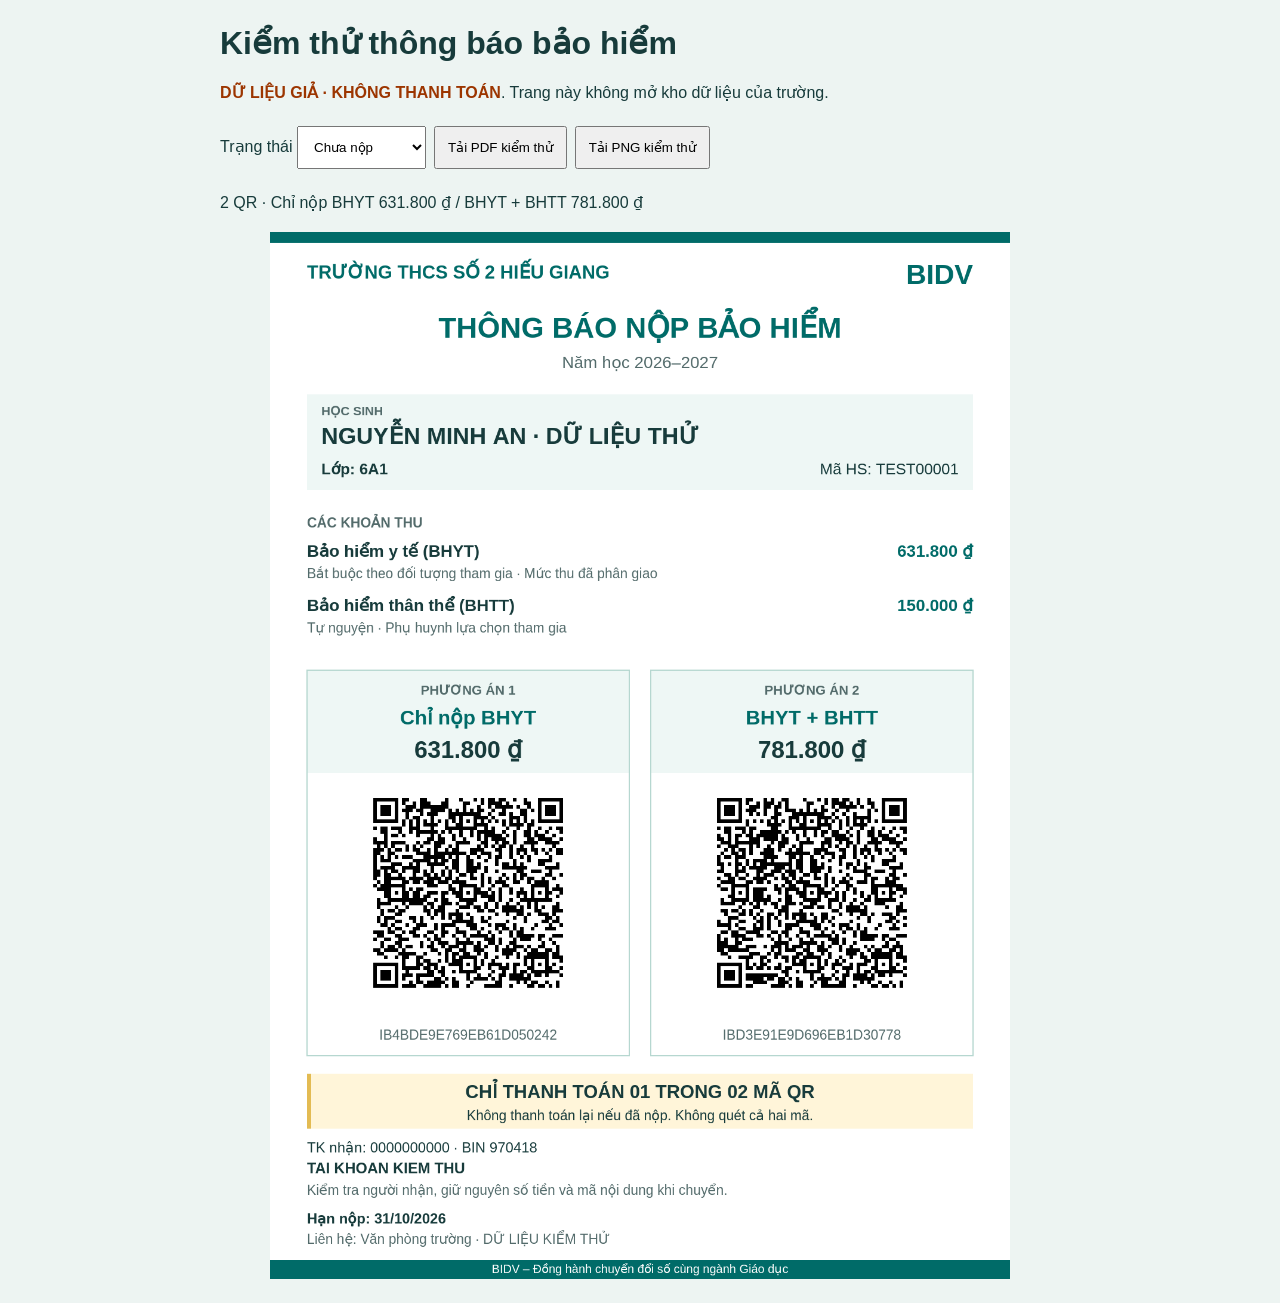
<file: tests/insurance-preview.html>
<!doctype html>
<html lang="vi"><head><meta charset="utf-8"><meta name="viewport" content="width=device-width,initial-scale=1"><title>Kiểm thử thông báo bảo hiểm · Dữ liệu giả</title><style>body{font:16px Arial;background:#edf4f2;margin:24px;color:#173b3b}header{max-width:840px;margin:auto}canvas{width:100%;height:auto;display:block}#preview{max-width:740px;margin:20px auto}button,select{padding:12px;margin:8px 8px 8px 0}strong{color:#9c3500}</style></head><body><header><h1>Kiểm thử thông báo bảo hiểm</h1><p><strong>DỮ LIỆU GIẢ · KHÔNG THANH TOÁN</strong>. Trang này không mở kho dữ liệu của trường.</p><label>Trạng thái <select id="state"><option value="none">Chưa nộp</option><option value="health">Đã nộp BHYT</option><option value="body">Đã nộp BHTT</option><option value="both">Đã nộp đủ</option></select></label><button id="pdf">Tải PDF kiểm thử</button><button id="png">Tải PNG kiểm thử</button><p id="result" role="status"></p></header><div id="preview"></div><script src="../vendor/qrcode.min.js"></script><script src="../vendor/jszip.min.js"></script><script src="../app.js"></script><script src="../insurance.js"></script><script src="insurance-preview.js"></script></body></html>
</file>
<file: styles.css>
:root{--forest:#063f3b;--forest-2:#075e59;--teal:#078778;--teal-soft:#e3f3ef;--gold:#e6b834;--ink:#203432;--muted:#7c8c89;--line:#e1e9e6;--bg:#f3f7f6;--white:#fff;--blue:#4c82c3;--green:#2c9b77;--amber:#d69c21;--rose:#d47764;--shadow:0 3px 14px rgba(13,50,44,.035);font-family:Inter,-apple-system,BlinkMacSystemFont,"Segoe UI",Roboto,Arial,sans-serif;color:var(--ink);font-synthesis:none;text-rendering:optimizeLegibility}*{box-sizing:border-box}body{margin:0;background:var(--bg);font-size:14px;min-width:320px}.app-shell{min-height:100vh}.sidebar{position:fixed;inset:0 auto 0 0;width:264px;background:var(--forest);color:#fff;padding:20px 12px 15px;display:flex;flex-direction:column;z-index:10}.brand{height:66px;display:flex;align-items:center;gap:12px;padding:0 8px 12px;border-bottom:1px solid #ffffff1d}.brand-mark{width:42px;height:42px;border-radius:12px;background:var(--gold);color:var(--forest);font-size:21px;font-weight:800;display:grid;place-items:center}.brand strong{display:block;font-size:16px;letter-spacing:.1px}.brand small{display:block;color:#a9c3c0;font-size:11px;margin-top:4px}.local-pill{margin:17px 4px 23px;padding:12px 10px;border:1px solid #ffffff26;border-radius:12px;background:#ffffff0d;display:flex;align-items:center;gap:10px;min-height:69px}.shield-icon{width:30px;height:30px;border-radius:9px;background:#07877836;color:#8ee0cc;display:grid;place-items:center;font-size:15px;flex:none}.local-pill strong,.local-pill small{display:block}.local-pill strong{font-size:12px;font-weight:650}.local-pill small{font-size:10px;line-height:1.35;color:#aac5c1;margin-top:4px}.nav{display:grid;gap:4px}.nav-item{height:45px;border:0;background:transparent;color:#bbd0cd;font:inherit;font-size:14px;text-align:left;padding:0 12px;border-radius:9px;display:flex;align-items:center;gap:13px;cursor:pointer;transition:background .16s,color .16s}.nav-item:hover{background:#ffffff11;color:white}.nav-item.active{background:#0b655d;color:#fff;font-weight:650;box-shadow:inset 3px 0 var(--gold)}.nav-icon{font-size:18px;width:19px;text-align:center;opacity:.9}.sidebar-bottom{margin-top:auto}.school-chip{border-top:1px solid #ffffff1d;padding:15px 7px 13px;display:flex;align-items:center;gap:11px;margin-bottom:5px}.school-symbol{width:34px;height:34px;border-radius:50%;background:#dff2ed;color:var(--forest);display:grid;place-items:center;font-size:17px}.school-chip strong,.school-chip small{display:block}.school-chip strong{font-size:12px}.school-chip small{font-size:10px;color:#aac5c1;margin-top:4px}.main-area{margin-left:264px;min-height:100vh;padding:0 30px 22px;max-width:1900px}.topbar{height:86px;border-bottom:1px solid var(--line);background:#fff;margin:0 -30px 20px;padding:0 30px;display:flex;align-items:center;justify-content:space-between}.page-title{font-size:22px;line-height:1.2;font-weight:600;letter-spacing:-.45px}.page-subtitle{font-size:12px;color:var(--muted);margin-top:5px}.top-actions{display:flex;align-items:center;gap:12px}.local-tag,.mini-tag{display:inline-flex;align-items:center;gap:7px;padding:6px 10px;border-radius:20px;color:#28675e;background:#e8f4f0;font-size:11px;font-weight:600;white-space:nowrap}.local-tag i{width:7px;height:7px;background:#45ad86;border-radius:50%}.mobile-menu{display:none}.page{display:none;animation:fade-in .18s ease}.page.active{display:block}@keyframes fade-in{from{opacity:.6;transform:translateY(3px)}to{opacity:1;transform:none}}.notice{display:flex;align-items:center;gap:12px;border:1px solid #f0e4b8;background:#fffaf0;border-radius:12px;padding:11px 14px;margin:0 0 17px;min-height:55px;color:#53625c}.notice-sample strong{font-size:12px;font-weight:550}.sample-label{background:#e2b62f;color:#fff;border-radius:6px;padding:5px 8px;font-size:9px;font-weight:800;letter-spacing:.4px;white-space:nowrap}.notice-sample .button{margin-left:auto}.stats-grid{display:grid;grid-template-columns:repeat(5,minmax(130px,1fr));gap:13px;margin-bottom:17px}.stat-card{background:#fff;border:1px solid var(--line);border-radius:17px;min-height:129px;padding:18px 14px;display:flex;align-items:center;gap:12px;box-shadow:var(--shadow);min-width:0}.stat-icon{width:40px;height:40px;border-radius:11px;display:grid;place-items:center;flex:none;font-size:19px;font-weight:700}.stat-icon.mint{background:#e5f4f0;color:#338e7c}.stat-icon.blue{background:#e8f0fa;color:#4d84c0}.stat-icon.green{background:#e7f5ed;color:#2a9a72}.stat-icon.amber{background:#fff4d8;color:#bc8919}.stat-label,.stat-hint{display:block;color:var(--muted);font-size:11px;line-height:1.4}.stat-value{display:block;color:#203632;font-weight:700;font-size:23px;line-height:1.2;margin:3px 0}.stat-hint{font-size:10px;white-space:normal}.completion-card{justify-content:center;background:#f8fcfb}.completion-ring{width:90px;height:90px;border-radius:50%;display:grid;place-items:center;background:conic-gradient(var(--teal) 0deg,#dce8e5 0deg);position:relative}.completion-ring:before{content:"";position:absolute;inset:9px;border-radius:50%;background:#fff}.completion-ring>div{position:relative;text-align:center}.completion-ring strong,.completion-ring small{display:block}.completion-ring strong{font-size:17px}.completion-ring small{font-size:9px;color:var(--muted);margin-top:3px}.dashboard-grid{display:grid;grid-template-columns:minmax(0,1.65fr) minmax(280px,1fr);gap:17px;margin-bottom:17px}.panel{background:#fff;border:1px solid var(--line);border-radius:17px;box-shadow:var(--shadow);min-width:0}.fee-progress-panel,.collection-speed-panel{min-height:280px;padding:19px 20px}.panel-header{display:flex;align-items:flex-start;justify-content:space-between;gap:12px;margin-bottom:16px}.panel-header h2,.privacy-card h2{font-size:15px;line-height:1.3;margin:0;font-weight:650;letter-spacing:-.15px}.panel-header p{font-size:11px;color:var(--muted);margin:5px 0 0;line-height:1.4}.text-button{border:0;padding:2px 0;background:transparent;color:#386b64;font:inherit;font-size:12px;font-weight:600;white-space:nowrap;cursor:pointer}.text-button span{font-size:18px;vertical-align:-1px;margin-left:3px}.text-button:hover{color:#078778}.fee-progress-list{display:grid;gap:9px}.fee-progress-row{padding:11px 12px;background:#f6f9f8;border-radius:11px;display:grid;grid-template-columns:37px minmax(110px,1fr) minmax(110px,1.25fr) 65px;align-items:center;gap:12px}.fee-index{width:33px;height:33px;border:1px solid #dce7e3;border-radius:9px;display:grid;place-items:center;color:#348374;font-size:10px;font-weight:700;background:#fff}.fee-main{min-width:0}.fee-main strong{display:block;font-size:12px;overflow:hidden;text-overflow:ellipsis;white-space:nowrap}.fee-main small{display:block;color:var(--muted);font-size:10px;margin-top:4px}.fee-track,.tiny-track{height:7px;background:#dbe8e4;border-radius:9px;overflow:hidden}.fee-track i,.tiny-track i{height:100%;display:block;border-radius:9px;background:var(--teal)}.fee-progress-meta{text-align:right}.fee-progress-meta strong{display:block;font-size:12px}.fee-progress-meta small{display:block;color:var(--muted);font-size:10px;margin-top:4px}.collection-speed-panel{position:relative;overflow:hidden}.collection-speed-panel:after{content:"";height:5px;width:80px;position:absolute;right:0;top:0;background:var(--gold);border-radius:0 17px 0 10px}.mini-tag{font-size:9px;padding:5px 8px}.speed-total{display:flex;align-items:baseline;gap:8px;margin:5px 0 0}.speed-total strong{font-size:24px;letter-spacing:-.4px}.speed-total span{font-size:10px;color:var(--muted)}.chart-wrap{height:158px;margin-top:5px}.chart-wrap svg{width:100%;height:100%;display:block;overflow:visible}.chart-empty{height:100%;display:grid;place-items:center;text-align:center;color:#a0aeab;font-size:11px}.table-panel{padding:18px 20px;margin-bottom:17px}.class-summary-panel{padding-bottom:7px}.table-wrap{width:100%;overflow:auto}table{border-collapse:separate;border-spacing:0;width:100%;font-size:12px}th{color:#73827e;font-size:9px;letter-spacing:.38px;font-weight:700;text-align:left;white-space:nowrap;padding:11px 12px;border-bottom:1px solid var(--line);background:#fbfcfc}td{padding:12px;border-bottom:1px solid #edf1ef;vertical-align:middle;white-space:nowrap}tbody tr:last-child td{border-bottom:0}tbody tr:hover{background:#fafcfb}.empty-cell{padding:28px 15px;text-align:center;color:#96a39f;white-space:normal}.class-progress{display:flex;align-items:center;gap:9px;min-width:112px}.class-progress>span:first-child{font-size:10px;color:#5d6c68}.tiny-track{width:66px;height:5px}.bottom-grid{display:grid;grid-template-columns:minmax(0,1.4fr) minmax(270px,1fr);gap:17px;margin-bottom:15px}.bottom-grid>.panel{padding:18px 20px}.recent-list{display:grid;gap:7px}.recent-row{display:grid;grid-template-columns:minmax(100px,1fr) 80px auto;align-items:center;gap:12px;padding:7px 1px;border-top:1px solid #eef2f0;font-size:11px}.recent-row strong{overflow:hidden;text-overflow:ellipsis}.recent-row span{color:var(--muted);font-size:10px}.recent-row b{font-size:11px}.empty-inline{padding:18px 10px;text-align:center;color:#99a6a2;font-size:11px}.privacy-card{display:flex;gap:13px;align-items:flex-start}.privacy-card p{font-size:11px;line-height:1.6;color:var(--muted);margin:7px 0 8px}.privacy-mark{width:34px;height:34px;border-radius:10px;background:#e7f4ef;color:#318d75;font-weight:700;display:grid;place-items:center;flex:none}.app-footer{display:flex;justify-content:space-between;gap:12px;color:#8c9996;font-size:10px;padding:7px 2px 0}.page-heading{display:flex;align-items:center;justify-content:space-between;gap:18px;margin:11px 0 19px}.eyebrow{font-size:9px;font-weight:750;letter-spacing:1.2px;color:#278477}.page-heading h1{font-size:25px;letter-spacing:-.6px;margin:5px 0 6px}.page-heading p{margin:0;color:var(--muted);font-size:12px;line-height:1.5}.button{border:1px solid transparent;border-radius:9px;min-height:38px;padding:0 14px;display:inline-flex;align-items:center;justify-content:center;gap:8px;font:inherit;font-size:12px;font-weight:600;cursor:pointer;transition:.16s;white-space:nowrap}.button-primary{background:var(--teal);color:#fff}.button-primary:hover{background:#07695e;transform:translateY(-1px)}.button-outline{color:#29433d;background:#fff;border-color:#d9e4e0}.button-outline:hover{border-color:#90b7aa;background:#f8fbfa}.button-small{min-height:31px;font-size:11px;padding:0 11px}.button-danger{color:#a33e37;background:#fff;border-color:#eacbc7}.button-danger:hover{background:#fff5f4}.toolbar{display:flex;justify-content:space-between;align-items:center;gap:14px;margin-bottom:14px}.search-box{height:39px;max-width:420px;flex:1;background:#fff;border:1px solid var(--line);border-radius:9px;display:flex;align-items:center;padding:0 11px;gap:8px;color:#8b9995}.search-box input{border:0;outline:0;background:transparent;font:inherit;font-size:12px;width:100%;color:var(--ink)}.toolbar-right{display:flex;align-items:center;gap:13px;color:var(--muted);font-size:11px;white-space:nowrap}.wide-table{min-width:1080px}.wide-table th,.wide-table td{text-align:right}.wide-table th:nth-child(1),.wide-table td:nth-child(1),.wide-table th:nth-child(2),.wide-table td:nth-child(2),.wide-table th:nth-child(3),.wide-table td:nth-child(3){text-align:left}.wide-table th[rowspan]{vertical-align:middle}.wide-table .group-heading{text-align:center;color:#2c625a;background:#f5faf8}.insurance-heading{border-bottom-color:#b9ded4}.mandatory-heading{border-bottom-color:#e9d99b}.service-heading{border-bottom-color:#e9d99b}.table-note{font-size:10px;color:var(--muted);margin:10px 2px 0}.fee-detail-grid{display:grid;grid-template-columns:repeat(2,minmax(0,1fr));gap:15px;margin:12px 0 17px}.fee-detail-card{padding:18px 19px;position:relative;overflow:hidden}.fee-detail-card:before{content:"";position:absolute;left:0;top:0;bottom:0;width:4px;background:var(--teal)}.fee-detail-card.service-card:before{background:var(--gold)}.fee-detail-title{display:flex;align-items:flex-start;justify-content:space-between;gap:12px}.fee-detail-title h2{font-size:16px;margin:0}.fee-detail-title p{font-size:11px;color:var(--muted);margin:5px 0 0}.fee-total{font-size:21px;font-weight:700;margin:17px 0 12px}.fee-breakdown{display:grid;grid-template-columns:repeat(3,1fr);gap:10px;padding-top:12px;border-top:1px solid var(--line)}.fee-breakdown span{font-size:10px;color:var(--muted)}.fee-breakdown strong{display:block;font-size:13px;color:var(--ink);margin-top:5px}.fee-card-progress{height:7px;background:#e5eeeb;border-radius:8px;overflow:hidden;margin:12px 0 7px}.fee-card-progress i{height:100%;display:block;background:var(--teal);border-radius:8px}.service-card .fee-card-progress i{background:#d2a52f}.fee-card-foot{font-size:10px;color:var(--muted)}.service-breakdown{display:flex;flex-wrap:wrap;gap:7px;margin-top:13px}.service-chip{border:1px solid #e1e9e6;border-radius:20px;padding:5px 9px;font-size:10px;color:#536b65;background:#fbfdfc}.fee-breakdown-panel{margin-bottom:17px}.category-badge{display:inline-flex;border-radius:20px;padding:4px 8px;font-size:10px;font-weight:650;color:#246c61;background:#e7f4ef}.category-badge.service{color:#876518;background:#fff4d7}.category-badge.unknown{color:#6e7976;background:#eff2f1}.status-badge{display:inline-flex;align-items:center;gap:5px;color:#287b62;background:#e8f6ef;border-radius:20px;padding:5px 8px;font-size:10px}.status-badge.unmatched{color:#a2690a;background:#fff4df}.filter-pills{display:flex;gap:6px;flex-wrap:wrap}.filter-pill{border:1px solid #e2eae7;border-radius:20px;padding:6px 9px;color:#70807b;font-size:10px;white-space:nowrap}.filter-pill b{color:#2c544c;margin-left:3px}.import-cards{display:grid;grid-template-columns:repeat(2,minmax(0,1fr));gap:16px;margin:15px 0}.import-card{padding:20px;min-height:280px}.import-card-top{display:flex;align-items:center;justify-content:space-between;margin-bottom:17px}.import-step{font-size:12px;font-weight:800;color:#34786f;letter-spacing:.6px}.import-card-icon{width:43px;height:43px;border-radius:12px;display:grid;place-items:center;font-size:20px}.student-icon{background:#e8f4ef;color:#378675}.bank-icon{background:#fff3d7;color:#a77b19}.import-card h2{font-size:17px;margin:6px 0}.import-card>p{max-width:430px;color:var(--muted);font-size:12px;line-height:1.55;margin:7px 0 14px;min-height:38px}.file-types{color:#8c9995;font-size:10px;margin-bottom:12px}.full-button{width:100%}.featured-import{border-color:#d8e9e3;background:linear-gradient(180deg,#fff,#fcfefd)}.last-import{font-size:10px;color:#889691;margin-top:10px}.mapping-note,.privacy-explainer{display:flex;align-items:flex-start;gap:12px;padding:13px 15px;background:#edf7f4;border:1px solid #d9ebe5;border-radius:11px;margin:15px 0}.mapping-note strong,.privacy-explainer strong{font-size:12px}.mapping-note p,.privacy-explainer p{font-size:11px;color:#6f817c;line-height:1.5;margin:5px 0 0}.note-icon{width:25px;height:25px;display:grid;place-items:center;border-radius:50%;background:#d8eee7;color:#31816e;font-weight:700;flex:none}.settings-grid{display:grid;grid-template-columns:repeat(3,minmax(0,1fr));gap:14px;margin:16px 0}.setting-card{padding:20px;min-height:220px}.setting-icon{width:39px;height:39px;border-radius:11px;background:#e9f5f1;color:#268372;display:grid;place-items:center;font-size:19px}.setting-card h2{font-size:15px;margin:15px 0 6px}.setting-card p{font-size:11px;line-height:1.55;color:var(--muted);min-height:52px}.danger-card .setting-icon{background:#fff1ef;color:#ba6156}.privacy-explainer{background:#fff;border-color:var(--line);margin-top:20px}.privacy-explainer .privacy-mark{border-radius:50%;width:27px;height:27px}.modal-backdrop{position:fixed;inset:0;background:#10211f77;z-index:20;display:none;align-items:center;justify-content:center;padding:18px}.modal-backdrop.open{display:flex}.modal{width:min(760px,100%);max-height:90vh;overflow:auto;background:#fff;border-radius:16px;padding:21px;box-shadow:0 20px 60px #081b1850}.modal-header{display:flex;align-items:flex-start;justify-content:space-between;margin-bottom:15px}.modal-header h2{font-size:19px;margin:5px 0}.icon-button{width:32px;height:32px;border:0;border-radius:8px;background:#f2f6f4;color:#52645e;font-size:22px;cursor:pointer}.modal-actions{display:flex;justify-content:flex-end;gap:8px;margin-top:16px}.mapping-grid{display:grid;grid-template-columns:repeat(2,minmax(0,1fr));gap:11px}.mapping-field label{display:block;font-size:11px;color:#52635e;margin-bottom:5px}.mapping-field em{color:#c1493e;font-style:normal}.mapping-field select{height:37px;width:100%;border:1px solid #dce6e2;border-radius:8px;background:white;padding:0 9px;font:inherit;font-size:11px;color:var(--ink)}.mapping-intro{font-size:10px;color:var(--muted)}.file-summary{display:flex;align-items:center;gap:10px;background:#f6f9f8;border-radius:9px;padding:10px;margin:12px 0}.file-badge{padding:6px 8px;border-radius:6px;background:#e1f1eb;color:#347b6d;font-size:9px;font-weight:800}.file-summary strong,.file-summary small{display:block}.file-summary strong{font-size:11px}.file-summary small{font-size:10px;color:var(--muted);margin-top:3px}.preview-box{border:1px solid var(--line);border-radius:9px;padding:10px;margin-top:14px}.preview-box>strong{font-size:10px}.preview-box .table-wrap{margin-top:6px;max-height:125px}.preview-box table{font-size:10px}.preview-box td,.preview-box th{padding:6px;max-width:160px;overflow:hidden;text-overflow:ellipsis}.toast{position:fixed;bottom:22px;left:50%;transform:translate(-50%,20px);background:#123e37;color:white;border-radius:10px;padding:11px 15px;font-size:12px;opacity:0;pointer-events:none;transition:.2s;z-index:30;box-shadow:0 8px 24px #0a332d35}.toast.show{opacity:1;transform:translate(-50%,0)}.toast.error{background:#8e342d}
@media(max-width:1200px){.main-area{padding-left:22px;padding-right:22px}.topbar{margin-left:-22px;margin-right:-22px;padding-left:22px;padding-right:22px}.stats-grid{grid-template-columns:repeat(3,minmax(140px,1fr))}.completion-card{min-height:112px}.dashboard-grid{grid-template-columns:minmax(0,1.3fr) minmax(260px,1fr)}}
@media(max-width:850px){.sidebar{width:250px;transform:translateX(-100%);transition:transform .22s;box-shadow:12px 0 25px #002b2720}.sidebar.open{transform:translateX(0)}.main-area{margin-left:0;padding-left:18px;padding-right:18px}.topbar{height:72px;margin-left:-18px;margin-right:-18px;padding-left:18px;padding-right:18px}.mobile-menu{display:grid;place-items:center;width:34px;height:34px;border:1px solid var(--line);background:#fff;border-radius:8px;color:#28564e;font-size:17px;cursor:pointer;margin-right:12px}.topbar>div:nth-child(2){margin-right:auto}.dashboard-grid{grid-template-columns:1fr}.fee-progress-panel,.collection-speed-panel{min-height:unset}.chart-wrap{height:190px}.bottom-grid{grid-template-columns:1fr}.settings-grid{grid-template-columns:1fr 1fr}.app-footer{flex-wrap:wrap}.page-title{font-size:19px}}
@media(max-width:560px){body{font-size:13px}.main-area{padding-left:12px;padding-right:12px}.topbar{margin-left:-12px;margin-right:-12px;padding:0 12px;height:65px;margin-bottom:14px}.mobile-menu{margin-right:8px;width:31px;height:31px}.page-title{font-size:16px}.page-subtitle{font-size:9px;max-width:210px;white-space:nowrap;overflow:hidden;text-overflow:ellipsis}.top-actions{gap:5px}.local-tag{font-size:0;padding:8px}.local-tag i{width:8px;height:8px}.backup-top{font-size:10px;padding:0 8px;min-height:32px}.notice{gap:7px;padding:9px;font-size:10px}.notice-sample strong{font-size:10px}.sample-label{font-size:8px;padding:4px 6px}.notice-sample .button{font-size:9px;padding:0 7px;min-height:29px}.stats-grid{grid-template-columns:repeat(2,minmax(0,1fr));gap:8px}.stat-card{min-height:91px;padding:12px 9px;gap:8px;border-radius:13px}.stat-icon{width:32px;height:32px;font-size:16px}.stat-label{font-size:10px}.stat-value{font-size:18px}.stat-hint{font-size:9px}.completion-card{grid-column:span 2;min-height:82px}.completion-ring{width:66px;height:66px}.completion-ring:before{inset:7px}.completion-ring strong{font-size:14px}.completion-ring small{font-size:8px}.dashboard-grid{gap:10px;margin-bottom:10px}.fee-progress-panel,.collection-speed-panel,.table-panel,.bottom-grid>.panel{padding:14px 12px;border-radius:13px}.panel-header h2{font-size:13px}.panel-header p{font-size:10px}.fee-progress-row{grid-template-columns:29px minmax(70px,1fr) minmax(80px,1fr) 47px;gap:7px;padding:9px 7px}.fee-index{width:27px;height:27px;font-size:9px}.fee-main strong{font-size:10px}.fee-main small,.fee-progress-meta small{font-size:9px}.fee-progress-meta strong{font-size:10px}.fee-track{height:6px}.chart-wrap{height:155px}.bottom-grid{gap:10px}.recent-row{grid-template-columns:minmax(80px,1fr) 53px auto;gap:5px;font-size:10px}.recent-row span{font-size:9px}.recent-row b{font-size:10px}.app-footer{font-size:9px}.page-heading{align-items:flex-start;margin:8px 0 14px}.page-heading h1{font-size:21px}.page-heading p{font-size:11px;max-width:250px}.page-heading>.button{font-size:10px;padding:0 8px;min-height:33px}.toolbar{align-items:stretch;flex-direction:column}.search-box{max-width:none;flex:none}.toolbar-right{justify-content:space-between}.fee-detail-grid,.import-cards{grid-template-columns:1fr;gap:10px}.fee-detail-card{padding:15px}.fee-detail-title h2{font-size:14px}.fee-total{font-size:18px}.fee-breakdown{gap:6px}.fee-breakdown strong{font-size:11px}.settings-grid{grid-template-columns:1fr;gap:10px}.setting-card{min-height:unset;padding:16px}.setting-card p{min-height:unset}.filter-pills{gap:4px}.filter-pill{font-size:9px;padding:5px 7px}.modal{padding:15px}.mapping-grid{grid-template-columns:1fr}.modal-header h2{font-size:16px}}
.empty-state{grid-column:1/-1;padding:25px;color:var(--muted);font-size:12px;text-align:center}.remain-cell{color:#a56d16;font-weight:650}
/* Local QR creation */
.qr-local-note{display:flex;align-items:flex-start;gap:12px;padding:13px 15px;background:#edf7f4;border:1px solid #d9ebe5;border-radius:11px;margin:0 0 15px}.qr-local-note strong{font-size:12px}.qr-local-note p{font-size:11px;color:#6f817c;line-height:1.5;margin:5px 0 0}.qr-layout{display:grid;grid-template-columns:minmax(280px,.9fr) minmax(420px,1.35fr);gap:15px;margin-bottom:20px}.qr-config-card,.qr-create-card{padding:19px}.qr-config-grid,.qr-filter-grid{display:grid;grid-template-columns:repeat(2,minmax(0,1fr));gap:12px}.qr-field{display:grid;gap:6px;min-width:0}.qr-field>span{font-size:10px;color:#52635e;font-weight:650}.qr-field input,.qr-field select{height:38px;width:100%;min-width:0;border:1px solid #dce6e2;border-radius:8px;background:#fff;padding:0 10px;color:var(--ink);font:inherit;font-size:12px}.qr-field input:focus,.qr-field select:focus{outline:2px solid #a9d9ca;border-color:#6aa995}.qr-field-wide{grid-column:1/-1}.qr-config-actions,.qr-create-actions{display:flex;align-items:center;gap:9px;justify-content:space-between;margin-top:14px;padding-top:13px;border-top:1px solid var(--line)}.qr-config-actions>span,.qr-create-actions>span{font-size:10px;color:var(--muted);margin-right:auto}.qr-create-actions{justify-content:flex-start}.qr-create-actions .button{margin-left:auto}.qr-create-actions [hidden]{display:none}.qr-preview-header{margin:18px 2px 10px}.qr-preview-header h2{font-size:15px;margin:0}.qr-preview-header p{font-size:11px;color:var(--muted);margin:5px 0}.qr-preview-grid{display:grid;grid-template-columns:repeat(auto-fill,minmax(220px,1fr));gap:12px}.qr-result-card{padding:13px;text-align:center}.qr-result-top{display:flex;align-items:center;justify-content:space-between;gap:7px}.qr-class-tag{background:#f1f5f3;color:#64746f;padding:4px 8px;border-radius:20px;font-size:9px}.qr-person{margin:13px 0 9px}.qr-person strong,.qr-person small{display:block}.qr-person strong{font-size:13px}.qr-person small{margin-top:3px;font-size:10px;color:var(--muted)}.qr-result-card img{width:min(190px,75%);height:auto;image-rendering:pixelated;border:1px solid #edf1ef;border-radius:8px;padding:5px;background:#fff}.qr-amount{font-size:15px;font-weight:750;margin:8px 0;color:#1d4039}.qr-result-footer{display:flex;align-items:center;justify-content:space-between;gap:7px;border-top:1px solid #eef2f0;padding-top:9px}.qr-result-footer>span{font-size:9px;color:var(--muted);overflow:hidden;text-overflow:ellipsis;white-space:nowrap}.qr-result-footer a{flex:none}.qr-empty-state{grid-column:1/-1;padding:28px;text-align:center;color:#96a39f;font-size:11px}
@media(max-width:850px){.qr-layout{grid-template-columns:1fr}.qr-create-card,.qr-config-card{padding:16px}}
@media(max-width:560px){.qr-config-grid,.qr-filter-grid{grid-template-columns:1fr}.qr-field-wide{grid-column:auto}.qr-create-actions{flex-wrap:wrap}.qr-create-actions .button{margin-left:0}.qr-result-card{padding:11px}}

.qr-external-link{text-decoration:none}.external-link-mark{margin-left:auto;font-size:12px;opacity:.72}


/* Mobile class summary: show all classes without horizontal scrolling */
@media(max-width:560px){
  .class-summary-panel{padding:13px 10px 8px}
  .class-summary-panel .panel-header{margin-bottom:8px}
  .class-summary-panel .panel-header .text-button{display:none}
  .class-summary-panel .table-wrap{overflow:visible}
  .class-summary-panel table{font-size:10px;table-layout:fixed}
  .class-summary-panel th,.class-summary-panel td{padding:9px 4px;white-space:normal}
  .class-summary-panel th{font-size:7.5px;letter-spacing:.1px;line-height:1.2}
  .class-summary-panel th:nth-child(1){width:13%}
  .class-summary-panel th:nth-child(2){width:11%}
  .class-summary-panel th:nth-child(3){width:17%}
  .class-summary-panel th:nth-child(4){width:15%}
  .class-summary-panel th:nth-child(5){width:25%}
  .class-summary-panel th:nth-child(6){width:19%}
  .class-summary-panel td:nth-child(1){font-size:11px}
  .class-summary-panel td:nth-child(2),
  .class-summary-panel td:nth-child(3),
  .class-summary-panel td:nth-child(4){text-align:center}
  .class-summary-panel td:nth-child(5){font-size:9px;text-align:right;white-space:nowrap}
  .class-progress{min-width:0;display:grid;grid-template-columns:1fr;gap:3px}
  .class-progress>span:first-child{text-align:center;font-size:9px}
  .class-progress .tiny-track{width:100%;height:4px}
}

/* Dashboard class drill-down */
.class-summary-row{cursor:pointer}.class-summary-row:hover{background:#f1f8f6}.class-summary-row:focus{outline:2px solid #7fc4b5;outline-offset:-2px}.class-link{color:#08796c;text-decoration:underline;text-decoration-color:#b6dcd4;text-underline-offset:3px}
.class-detail-backdrop{position:fixed;inset:0;background:#10211f77;z-index:25;display:none;align-items:center;justify-content:center;padding:18px}.class-detail-backdrop.open{display:flex}.class-detail-sheet{width:min(980px,100%);max-height:90vh;overflow:auto;background:#fff;border-radius:18px;padding:21px;box-shadow:0 20px 60px #081b1850}.class-detail-head{display:flex;align-items:flex-start;justify-content:space-between;gap:15px;position:sticky;top:-21px;background:#fff;z-index:2;padding:4px 0 12px;border-bottom:1px solid var(--line)}.class-detail-head h2{font-size:21px;margin:5px 0}.class-detail-head p{font-size:11px;color:var(--muted);margin:0}.class-fee-summary{display:grid;grid-template-columns:repeat(auto-fit,minmax(160px,1fr));gap:9px;margin:15px 0}.class-fee-chip{border:1px solid var(--line);background:#f8fbfa;border-radius:11px;padding:10px;display:grid;gap:4px}.class-fee-chip strong{font-size:11px}.class-fee-chip span{font-size:10px;color:var(--muted)}.class-fee-chip b{font-size:12px;color:var(--teal)}.class-detail-table-wrap{overflow:auto}.class-detail-table th:nth-child(1){width:14%}.class-detail-table th:nth-child(2){width:25%}.student-fees-mobile{display:grid;gap:5px}.student-fee-line{display:grid;grid-template-columns:minmax(120px,1fr) 105px 62px;align-items:center;gap:8px;padding:5px 8px;border-radius:7px;background:#f8faf9}.student-fee-line span{font-size:10px;white-space:normal}.student-fee-line strong{font-size:10px;text-align:right}.student-fee-line em{font-size:9px;font-style:normal;text-align:center;border-radius:20px;padding:4px}.student-fee-line.paid em{color:#287b62;background:#e8f6ef}.student-fee-line.unpaid em{color:#a2690a;background:#fff4df}
@media(max-width:560px){.class-detail-backdrop{padding:0;align-items:flex-end}.class-detail-sheet{width:100%;max-height:92vh;border-radius:18px 18px 0 0;padding:15px 11px}.class-detail-head{top:-15px}.class-detail-head h2{font-size:18px}.class-fee-summary{display:flex;overflow-x:auto;gap:7px;margin:11px -2px;padding:0 2px 4px}.class-fee-chip{min-width:145px;flex:none}.class-detail-table th,.class-detail-table td{padding:9px 5px}.class-detail-table th:nth-child(1){width:18%}.class-detail-table th:nth-child(2){width:28%}.class-detail-table td:nth-child(1),.class-detail-table td:nth-child(2){white-space:normal;font-size:9px}.student-fee-line{grid-template-columns:1fr;gap:2px;padding:6px}.student-fee-line strong{text-align:left}.student-fee-line em{text-align:left;width:max-content;padding:3px 6px}}

.class-summary-actions{display:flex;align-items:center;gap:9px}.class-summary-actions label{font-size:10px;color:var(--muted);font-weight:650;white-space:nowrap}.class-summary-actions select{height:34px;border:1px solid #dce6e2;border-radius:8px;background:#fff;padding:0 28px 0 9px;font:inherit;font-size:11px;color:var(--ink);cursor:pointer}
@media(max-width:560px){.class-summary-header{display:block}.class-summary-actions{margin-top:10px;width:100%;display:grid;grid-template-columns:auto 1fr}.class-summary-actions select{width:100%;min-width:0}.class-summary-actions .text-button{display:none!important}.class-summary-actions label{font-size:9px}}

.export-class-report{min-height:34px;color:#08796c;border-color:#b9dcd4}
@media(max-width:560px){.class-summary-actions{grid-template-columns:auto 1fr auto}.class-summary-actions .export-class-report{display:inline-flex!important;font-size:9px;padding:0 8px}}


/* Hiếu Giang · student master + flexible fee assignment */
.student-master-table{min-width:1180px}.student-master-table th,.student-master-table td{text-align:left}.student-master-table th:nth-child(n+6):nth-child(-n+9),.student-master-table td:nth-child(n+6):nth-child(-n+9){text-align:right}.student-contact-cell{max-width:270px;white-space:normal;line-height:1.45}.student-master-row{cursor:pointer}.student-master-row:hover{background:#f5faf8}
.fee-setup-layout{display:grid;grid-template-columns:minmax(470px,1.15fr) minmax(340px,.85fr);gap:16px;align-items:start}.fee-builder,.fee-catalog-panel{padding:20px}.fee-form-grid{display:grid;grid-template-columns:repeat(2,minmax(0,1fr));gap:12px}.fee-target-block{margin-top:15px;border:1px solid var(--line);border-radius:11px;padding:13px;background:#fbfdfc}.fee-target-head{display:flex;justify-content:space-between;gap:12px;align-items:center;margin-bottom:9px}.fee-target-head strong{font-size:11px}.fee-target-head span{font-size:10px;color:var(--muted)}#feeTargets{width:100%;min-height:150px;border:1px solid #dce6e2;border-radius:8px;padding:7px;background:#fff;font:inherit;font-size:11px;color:var(--ink)}#feeTargets:disabled{background:#f4f7f6;color:#768681}.fee-target-block small{display:block;font-size:9px;color:var(--muted);margin-top:7px}.fee-code-preview{margin-top:13px;padding:12px 14px;border-radius:10px;background:#edf7f4;border:1px solid #d8ebe5;display:grid;gap:4px}.fee-code-preview span,.fee-code-preview small{font-size:9px;color:var(--muted)}.fee-code-preview strong{font-size:13px;color:#176e61;word-break:break-all}.fee-builder-actions{display:flex;justify-content:flex-end;gap:8px;margin-top:14px}.fee-catalog-list{display:grid;gap:9px}.fee-catalog-item{border:1px solid var(--line);border-radius:11px;padding:12px 13px;display:flex;justify-content:space-between;gap:12px;align-items:center;background:#fff}.fee-catalog-item h3{font-size:13px;margin:6px 0 4px}.fee-catalog-item p{font-size:10px;color:var(--muted);margin:0}.fee-catalog-actions{display:flex;gap:6px;flex:none}
.student-profile-backdrop{position:fixed;inset:0;background:#10211f77;z-index:26;display:none;align-items:center;justify-content:center;padding:18px}.student-profile-backdrop.open{display:flex}.student-profile-sheet{width:min(820px,100%);max-height:90vh;overflow:auto;background:#fff;border-radius:18px;padding:21px;box-shadow:0 20px 60px #081b1850}.student-profile-grid{display:grid;grid-template-columns:repeat(3,minmax(0,1fr));gap:9px;margin:15px 0}.student-profile-grid>div{border:1px solid var(--line);border-radius:10px;padding:10px;background:#fafcfb}.student-profile-grid span,.student-profile-grid strong{display:block}.student-profile-grid span{font-size:9px;color:var(--muted);margin-bottom:4px}.student-profile-grid strong{font-size:11px}.student-profile-fees{margin-top:18px}.student-profile-fee{display:grid;grid-template-columns:minmax(0,1fr) auto 78px;gap:12px;align-items:center;padding:11px 12px;border:1px solid var(--line);border-radius:10px;margin-top:8px}.student-profile-fee strong,.student-profile-fee small{display:block}.student-profile-fee strong{font-size:11px}.student-profile-fee small{font-size:9px;color:var(--muted);margin-top:3px;word-break:break-all}.student-profile-fee>b{font-size:11px}.student-profile-fee>span{font-size:9px;text-align:center;border-radius:20px;padding:5px 7px;color:#a2690a;background:#fff4df}.student-profile-fee.paid>span{color:#287b62;background:#e8f6ef}
@media(max-width:950px){.fee-setup-layout{grid-template-columns:1fr}.fee-builder,.fee-catalog-panel{padding:16px}}
@media(max-width:560px){.fee-form-grid{grid-template-columns:1fr}.fee-target-head{align-items:flex-start;flex-direction:column}.fee-catalog-item{align-items:flex-start;flex-direction:column}.fee-catalog-actions{width:100%}.fee-catalog-actions .button{flex:1}.student-profile-backdrop{padding:0;align-items:flex-end}.student-profile-sheet{width:100%;max-height:92vh;border-radius:18px 18px 0 0;padding:15px 11px}.student-profile-grid{grid-template-columns:1fr 1fr}.student-profile-fee{grid-template-columns:1fr auto}.student-profile-fee>span{grid-column:1/-1;width:max-content}.student-master-table{min-width:980px}}

.student-warning-panel{display:flex;align-items:center;justify-content:space-between;gap:14px;padding:11px 13px;margin:-2px 0 13px;border:1px solid #efd9a7;border-radius:11px;background:#fff9ea}.student-warning-panel[hidden]{display:none}.student-warning-panel strong{font-size:11px;color:#885d08}.student-warning-panel p{font-size:10px;color:#806f4b;margin:4px 0 0}.student-warning-badge{display:inline-flex;align-items:center;gap:3px;margin-left:5px;padding:3px 6px;border-radius:12px;background:#fff0d3;color:#9b6500;font-size:8px;font-weight:700;white-space:nowrap}.student-master-row.has-warning{background:#fffdf7}.student-master-row.has-warning:hover{background:#fff8e8}
@media(max-width:560px){.student-warning-panel{align-items:flex-start;flex-direction:column}.student-warning-panel .button{width:100%}}


/* Receipt / payment confirmation */
.receipt-config-card,.receipt-filter-card{padding:19px;margin-bottom:15px}.receipt-config-card.collapsed .receipt-config-grid,.receipt-config-card.collapsed .receipt-config-actions{display:none}.receipt-config-grid{display:grid;grid-template-columns:repeat(2,minmax(0,1fr));gap:12px}.receipt-config-grid .qr-field-wide{grid-column:1/-1}.receipt-config-actions,.receipt-batch-actions{display:flex;align-items:center;justify-content:flex-end;gap:9px;margin-top:14px;padding-top:13px;border-top:1px solid var(--line)}.receipt-config-actions>span,.receipt-batch-actions>span{margin-right:auto;font-size:10px;color:var(--muted)}.receipt-filter-grid{display:grid;grid-template-columns:repeat(3,minmax(0,1fr));gap:12px}.receipt-mini-stats{display:flex;gap:7px;flex-wrap:wrap}.receipt-mini-stats span{font-size:9px;background:#f2f6f5;border:1px solid var(--line);border-radius:18px;padding:5px 8px;color:var(--muted)}.receipt-mini-stats b{color:var(--ink);margin-left:3px}.receipt-table{min-width:1180px}.receipt-row-actions{display:flex;gap:8px;align-items:center}.danger-link{color:#a64a41}.receipt-status{display:inline-flex;border-radius:18px;padding:5px 8px;font-size:9px;font-weight:700;white-space:nowrap}.receipt-status.ready{background:#fff4df;color:#9a680d}.receipt-status.paid{background:#e8f6ef;color:#287b62}.receipt-status.cancelled{background:#fff0ee;color:#a94f46}
.receipt-print-root{display:none}.receipt-print-sheet{font-family:"Times New Roman",serif;color:#111;background:#fff;border:1px solid #b9b9b9;padding:14mm 13mm 11mm;min-height:132mm;position:relative;break-inside:avoid;page-break-inside:avoid}.receipt-print-sheet+.receipt-print-sheet{margin-top:8mm}.receipt-print-top{display:flex;justify-content:space-between;gap:15mm;border-bottom:1px solid #222;padding-bottom:5mm}.receipt-print-top>div:first-child{display:grid;gap:2px;font-size:10pt}.receipt-print-top b{font-size:12pt}.receipt-print-top span{font-size:9pt}.receipt-number{text-align:right;display:grid;align-content:start;gap:3px;font-size:9pt}.receipt-number strong{font-size:11pt}.receipt-print-sheet h1{text-align:center;font-size:17pt;margin:8mm 0 2mm}.receipt-print-meta{display:flex;justify-content:center;gap:10mm;font-size:9.5pt;margin-bottom:6mm}.receipt-print-person{display:grid;grid-template-columns:2fr 1.2fr .8fr;border:1px solid #777;border-bottom:0}.receipt-print-person p{margin:0;padding:3mm;border-right:1px solid #aaa}.receipt-print-person p:last-child{border-right:0}.receipt-print-person span,.receipt-print-person strong{display:block}.receipt-print-person span{font-size:8.5pt;color:#444;margin-bottom:1.5mm}.receipt-print-person strong{font-size:10pt}.receipt-print-table{width:100%;border-collapse:collapse;font-size:9.5pt}.receipt-print-table th,.receipt-print-table td{border:1px solid #777;padding:3mm 2.5mm;text-align:left}.receipt-print-table th:last-child,.receipt-print-table td:last-child{text-align:right}.receipt-print-amount{display:flex;gap:3mm;padding:4mm 0;border-bottom:1px dotted #999;font-size:9.5pt}.receipt-print-bank{display:flex;justify-content:space-between;gap:8mm;padding:3mm 0;font-size:9pt}.receipt-signatures{display:grid;grid-template-columns:repeat(3,1fr);gap:6mm;text-align:center;margin-top:8mm;min-height:26mm}.receipt-signatures div{display:flex;flex-direction:column;justify-content:space-between}.receipt-signatures strong{font-size:9.5pt}.receipt-signatures span{font-size:9pt}.receipt-print-note{font-size:7.5pt;color:#555;margin:5mm 0 0;text-align:center;line-height:1.35}.receipt-cancel-stamp{position:absolute;right:16mm;top:46mm;border:3px solid #9c332c;color:#9c332c;padding:3mm 6mm;font-weight:700;font-size:13pt;transform:rotate(-8deg);opacity:.8}.receipt-print-cancelled{opacity:.8}
@media(max-width:850px){.receipt-filter-grid{grid-template-columns:repeat(2,minmax(0,1fr))}.receipt-config-grid{grid-template-columns:1fr}.receipt-config-grid .qr-field-wide{grid-column:auto}}
@media(max-width:560px){.receipt-filter-grid{grid-template-columns:1fr}.receipt-batch-actions,.receipt-config-actions{align-items:stretch;flex-direction:column}.receipt-batch-actions>span,.receipt-config-actions>span{margin-right:0}.receipt-batch-actions .button,.receipt-config-actions .button{width:100%}.receipt-mini-stats{margin-top:9px}}
@media print{
  body.printing-receipts .app-shell,body.printing-receipts>.student-profile-backdrop,body.printing-receipts>.class-detail-backdrop,body.printing-receipts>.modal-backdrop,body.printing-receipts>.toast{display:none!important}
  body.printing-receipts{background:#fff;margin:0}
  body.printing-receipts .receipt-print-root{display:block!important}
  body.printing-receipts .receipt-print-sheet{border:0;margin:0!important;min-height:132mm;page-break-after:auto}
  @page{size:A4 portrait;margin:8mm}
}


/* Cash collection */
.cash-entry-card{padding:19px;margin-bottom:15px;border-color:#eadfbf;background:linear-gradient(180deg,#fff,#fffdf8)}.cash-entry-grid{display:grid;grid-template-columns:repeat(3,minmax(0,1fr));gap:12px}.cash-entry-grid .qr-field-wide{grid-column:1/-1}.cash-entry-preview{margin-top:13px;padding:11px 13px;border:1px solid #eadfbf;border-radius:10px;background:#fffaf0;display:grid;gap:3px;font-size:10px;color:#7b6c48}.cash-entry-preview strong{font-size:12px;color:var(--ink)}.cash-entry-preview span{font-size:11px;color:#7e601c}.cash-entry-preview small{font-size:9px;color:var(--muted)}.receipt-payer-line{display:grid;grid-template-columns:auto 1fr auto 2fr;gap:2mm 3mm;align-items:center;padding:3mm 0;border-bottom:1px dotted #999;font-size:9.5pt}.receipt-payer-line span{color:#444}.cash-signatures{grid-template-columns:repeat(5,1fr);gap:3mm}.receipt-method-mini{display:block;font-size:8px;color:var(--muted);margin-top:3px}
@media(max-width:850px){.cash-entry-grid{grid-template-columns:repeat(2,minmax(0,1fr))}.cash-entry-grid .qr-field-wide{grid-column:1/-1}}
@media(max-width:560px){.cash-entry-grid{grid-template-columns:1fr}.cash-entry-grid .qr-field-wide{grid-column:auto}.receipt-payer-line{grid-template-columns:1fr}}
@media print{body.printing-receipts .cash-signatures{grid-template-columns:repeat(5,1fr)}}


/* Bulk payment notices */
.notice-tool-grid{display:grid;grid-template-columns:minmax(520px,1.25fr) minmax(330px,.75fr);gap:16px;align-items:start}.notice-builder-card,.notice-output-card,.notice-preview-panel{padding:19px}.notice-form-grid{display:grid;grid-template-columns:repeat(2,minmax(0,1fr));gap:12px}.notice-fee-select,.notice-message-field{grid-column:1/-1}.notice-fee-select select{min-height:155px}.notice-fee-select small{font-size:9px;color:var(--muted);margin-top:5px}.notice-message-field textarea{resize:vertical;min-height:90px}.notice-summary-box{display:grid;grid-template-columns:repeat(3,1fr);gap:9px;margin-top:14px}.notice-summary-box>div{padding:12px;border-radius:10px;background:#edf8f6;border:1px solid #d9ebe7}.notice-summary-box span,.notice-summary-box strong{display:block}.notice-summary-box span{font-size:9px;color:var(--muted)}.notice-summary-box strong{font-size:17px;color:#126f63;margin-top:4px}.notice-template-options{display:grid;gap:9px}.notice-template-option{display:grid;grid-template-columns:auto 1fr auto;gap:10px;align-items:center;padding:13px;border:1px solid var(--line);border-radius:12px;cursor:pointer;background:#fff}.notice-template-option.selected{border-color:#168d7f;background:#eff9f7;box-shadow:inset 0 0 0 1px #168d7f}.notice-template-option input{accent-color:#078778}.notice-template-option strong,.notice-template-option span{display:block}.notice-template-option strong{font-size:12px}.notice-template-option span{font-size:9px;color:var(--muted);margin-top:3px}.notice-template-option i{font-style:normal;font-size:10px;font-weight:700;color:#08786c;background:#dff2ee;border-radius:8px;padding:6px 8px}.notice-output-actions{display:grid;grid-template-columns:1fr 1fr;gap:8px;margin-top:14px}.notice-output-actions .button:first-child{grid-column:1/-1}.notice-export-note{margin-top:12px;padding:11px;border-radius:10px;background:#f7faf9;font-size:9px;line-height:1.5;color:var(--muted)}.notice-export-note strong{color:var(--ink);margin-right:4px}.notice-preview-list{display:grid;grid-template-columns:repeat(auto-fit,minmax(320px,1fr));gap:14px}.notice-preview-list .notice-a4-sheet{transform-origin:top left;font-size:8px}.notice-preview-more{grid-column:1/-1;text-align:center;padding:15px;color:var(--muted);font-size:10px}.notice-print-root{display:none}
.notice-branded-qr{text-align:center}.notice-branded-qr .bidv-flower{font-size:30px;line-height:1;color:#f5b927;margin:2px 0 5px}.notice-qr-image{display:inline-block;position:relative;background:#fff;border:2px solid #274d75;padding:5px}.notice-qr-image img{display:block;width:210px;height:210px;image-rendering:pixelated}.notice-qr-v{position:absolute;left:50%;top:50%;transform:translate(-50%,-50%);display:grid;place-items:center;width:28px;height:28px;border-radius:4px;background:#fff;color:#e7283b;font:bold 24px/1 Arial}.notice-qr-brands{display:flex;align-items:center;justify-content:center;gap:12px;margin-top:7px}.notice-qr-brands b{font:italic 700 20px Arial;color:#27598a}.notice-qr-brands b span{color:#25a7df}.notice-qr-brands i{width:1px;height:25px;background:#778698}.notice-qr-brands strong{font:700 25px Arial;color:#08796e}.notice-qr-brands em{font-style:normal;color:#f5b927;font-size:20px}.notice-branded-qr small{display:block;margin-top:5px;color:#1c6182;font-size:9px;font-weight:700}
.notice-a4-sheet{width:100%;max-width:780px;margin:0 auto;background:#fff;border:1px solid #dbe5ea;padding:24px 28px;color:#16314b;font-family:Arial,sans-serif;box-sizing:border-box}.notice-a4-letterhead{display:grid;grid-template-columns:1fr 1.15fr;gap:20px;text-align:center}.notice-a4-letterhead>div{display:grid;gap:5px}.notice-a4-letterhead strong{font-size:12px}.notice-a4-letterhead b{font-size:13px}.notice-a4-sheet>h1{text-align:center;font-size:25px;color:#08768c;margin:24px 0}.notice-a4-student{display:grid;grid-template-columns:1.6fr 1fr .7fr 1.2fr;border:1px solid #d7e9f0;border-radius:10px;background:#f4fbfd;overflow:hidden}.notice-a4-student>div{padding:11px;border-right:1px solid #d7e9f0}.notice-a4-student>div:last-child{border-right:0}.notice-a4-student span,.notice-a4-student strong{display:block}.notice-a4-student span{font-size:9px;color:#687b8f;margin-bottom:3px}.notice-a4-student strong{font-size:11px}.notice-a4-sheet>h2{font-size:15px;color:#155879;margin:18px 0 8px}.notice-a4-sheet table{width:100%;border-collapse:collapse;font-size:11px}.notice-a4-sheet th,.notice-a4-sheet td{border:1px solid #cfe0e8;padding:8px}.notice-a4-sheet th{background:#e6f5f9}.notice-a4-sheet th:first-child,.notice-a4-sheet td:first-child{width:44px;text-align:center}.notice-a4-sheet th:last-child,.notice-a4-sheet td:last-child{text-align:right;width:140px}.notice-total-row{background:#e0f5f2;font-weight:700}.notice-total-row td:last-child{background:#087c78;color:#fff;font-size:16px}.notice-a4-words{padding:10px 0;font-size:10px}.notice-a4-payment{display:grid;grid-template-columns:300px 1fr;gap:22px;align-items:center;margin-top:12px;padding-top:12px;border-top:2px solid #e1f0f2}.notice-a4-guide{padding:14px;border:1px solid #d9eaf2;border-radius:10px;background:#f9fcfe}.notice-a4-guide h2{font-size:15px;margin:0 0 10px;color:#155879}.notice-a4-guide p{font-size:10px;line-height:1.45;margin:8px 0}.notice-deadline{color:#d04444;background:#fff0ef;padding:5px 7px;border-radius:6px}.notice-parent-message{color:#3e627a;border-top:1px dashed #cfdee5;padding-top:9px}.notice-a4-sign{display:grid;grid-template-columns:1fr 1fr;text-align:center;margin-top:18px}.notice-a4-sign>div:last-child{display:grid;gap:8px;justify-items:center}.notice-a4-sign i{font-size:10px}.notice-a4-sign strong{font-size:11px}.notice-a4-sign span{font-size:10px;margin-top:35px;font-weight:700}
.notice-mobile-preview{max-width:390px;margin:auto;background:#f7fcff;border:1px solid #d8eaf4;border-radius:22px;padding:15px;color:#12335e;box-shadow:0 7px 22px #12335e13}.notice-mobile-head{padding:15px;border-radius:15px;background:#e8f7ff}.notice-mobile-head strong,.notice-mobile-head span{display:block}.notice-mobile-head strong{font-size:17px}.notice-mobile-head span{font-size:12px;color:#60748d;margin-top:4px}.notice-mobile-person{padding:17px;background:#fff;border-radius:15px;margin-top:10px}.notice-mobile-person b,.notice-mobile-person span,.notice-mobile-person small{display:block}.notice-mobile-person b{font-size:18px}.notice-mobile-person span,.notice-mobile-person small{margin-top:5px;color:#62748c}.notice-mobile-total{padding:17px;border-radius:15px;margin-top:10px;background:#def5f8}.notice-mobile-total span,.notice-mobile-total strong,.notice-mobile-total b{display:block}.notice-mobile-total span{font-size:11px;font-weight:700}.notice-mobile-total strong{font-size:31px;color:#08798b;margin:5px 0}.notice-mobile-total b{font-size:10px;color:#cf4944}.notice-mobile-items{padding:14px;background:#fff;border:1px solid #daeaf2;border-radius:15px;margin:10px 0}.notice-mobile-items>div{display:flex;justify-content:space-between;gap:10px;padding:7px 0;border-bottom:1px solid #e9f0f4;font-size:11px}.notice-mobile-items>div:last-child{border-bottom:0}.notice-mobile-preview>.notice-branded-qr{padding:13px;background:#eefbf9;border-radius:15px}.notice-mobile-preview>p{background:#e8f5ff;border-radius:12px;padding:10px;font-size:10px;color:#285b8a}
@media(max-width:980px){.notice-tool-grid{grid-template-columns:1fr}.notice-preview-list{grid-template-columns:1fr 1fr}}
@media(max-width:650px){.notice-form-grid{grid-template-columns:1fr}.notice-fee-select,.notice-message-field{grid-column:auto}.notice-summary-box{grid-template-columns:1fr}.notice-output-actions{grid-template-columns:1fr}.notice-output-actions .button:first-child{grid-column:auto}.notice-preview-list{grid-template-columns:1fr}.notice-a4-payment{grid-template-columns:1fr}.notice-a4-student{grid-template-columns:1fr 1fr}}
@media print{
  body.printing-notices .app-shell,body.printing-notices>.student-profile-backdrop,body.printing-notices>.class-detail-backdrop,body.printing-notices>.modal-backdrop,body.printing-notices>.toast,body.printing-notices>.receipt-print-root{display:none!important}
  body.printing-notices{background:#fff;margin:0}
  body.printing-notices .notice-print-root{display:block!important}
  body.printing-notices .notice-a4-sheet{width:190mm;max-width:none;min-height:277mm;border:0;margin:0 auto!important;padding:10mm 12mm;page-break-after:always;break-after:page}
  body.printing-notices .notice-a4-sheet:last-child{page-break-after:auto;break-after:auto}
  body.printing-notices .notice-qr-image img{width:52mm;height:52mm}
  @page{size:A4 portrait;margin:6mm}
}

/* Insurance notices: separate two-choice workflow. */
.ib-layout{display:grid;grid-template-columns:minmax(300px,390px) minmax(0,1fr);gap:24px;align-items:start}
.ib-controls{padding:24px;display:flex;flex-direction:column;gap:16px}.ib-controls h2{font-size:17px;margin:6px 0 0}.ib-controls .qr-field{margin:0}.ib-fields{display:grid;grid-template-columns:1fr 1fr;gap:12px}.ib-summary{padding:14px;background:#eef7f5;border-radius:10px;font-size:13px;line-height:1.7;color:#165b56}.ib-summary details{margin-top:8px}.ib-summary p{max-height:180px;overflow:auto}.ib-account{border:1px solid #d5e4df;border-radius:10px;padding:14px}.ib-account summary{font-weight:700;cursor:pointer}.ib-account .qr-field{margin:12px 0}.ib-actions{display:flex;flex-wrap:wrap;gap:10px}.ib-controls .table-note,.ib-preview-panel .table-note{margin:0;line-height:1.7}.ib-preview-panel{padding:22px}.ib-preview-panel .panel-header{padding:0 0 20px}.ib-pager{display:flex;gap:6px}.ib-preview-image{background:#e6eeeb;border:1px solid #d8e4df;padding:18px;border-radius:12px;margin-bottom:18px}.ib-preview-image canvas{display:block;width:100%;height:auto;background:white;box-shadow:0 5px 20px #163e3920}.ib-preview-image .empty-inline{min-height:460px;display:grid;place-content:center;text-align:center}.ib-controls button:disabled,.ib-pager button:disabled{opacity:.5;cursor:wait}#ibProgress{font-size:13px;color:#176961;line-height:1.6;overflow-wrap:anywhere;margin:0}.ib-controls input,.ib-controls select{min-width:0;width:100%}
@media(max-width:1100px){.ib-layout{grid-template-columns:1fr}.ib-preview-panel{max-width:800px;width:100%}.ib-preview-image{padding:8px}}
@media(max-width:600px){.ib-controls{padding:18px}.ib-fields{grid-template-columns:1fr}.ib-preview-panel{padding:12px}.ib-preview-image{padding:0}.ib-preview-panel .panel-header{gap:10px}.ib-actions .button{width:100%}}
.ib-actions [hidden]{display:none!important}.ib-controls select[multiple]{height:150px;padding:8px}


.cash-session-card{padding:19px;margin-top:18px;margin-bottom:16px;border-color:#cfe5df;background:linear-gradient(180deg,#fff,#fbfffe)}
.cash-session-toolbar{display:grid;grid-template-columns:repeat(5,minmax(0,1fr));gap:12px}
.cash-session-stats{display:grid;grid-template-columns:repeat(5,minmax(0,1fr));gap:9px;margin-top:14px}
.cash-session-stats>div{padding:11px 12px;border-radius:10px;background:#eef8f5;border:1px solid #d7e8e3}
.cash-session-stats span,.cash-session-stats strong{display:block}.cash-session-stats span{font-size:9px;color:var(--muted)}.cash-session-stats strong{font-size:16px;color:#136f65;margin-top:4px}
.cash-session-table-wrap{overflow:auto;margin-top:14px;border:1px solid var(--line);border-radius:11px;background:#fff;max-height:520px}
.cash-session-table{min-width:900px;width:100%;border-collapse:separate;border-spacing:0}
.cash-session-table th{position:sticky;top:0;z-index:2;background:#e9f5f2;white-space:nowrap}
.cash-session-table th small{display:block;font-size:8px;font-weight:500;color:var(--muted);margin-top:2px}
.cash-session-table td,.cash-session-table th{padding:9px 10px;border-bottom:1px solid #e8efed;text-align:left;font-size:10px}
.cash-check-cell{text-align:center!important;min-width:115px}.cash-check-cell label{display:grid;justify-items:center;gap:4px;cursor:pointer}
.cash-check-cell input{width:19px;height:19px;accent-color:#078778}.cash-check-cell span{font-size:8px;color:var(--muted)}
.cash-paid{text-align:center!important}.cash-paid span{display:inline-block;padding:5px 7px;border-radius:999px;font-size:8px;font-weight:700}
.cash-paid-bank span{background:#e5f1ff;color:#245a8d}.cash-paid-cash span{background:#e7f7ef;color:#21734f}
.cash-na{text-align:center!important;color:#a2aaa8}.cash-row-total{text-align:right!important;font-weight:700;color:#176f64}
.cash-session-check{display:grid;grid-template-columns:minmax(260px,.55fr) 1fr;gap:14px;align-items:end;margin-top:13px}
.cash-session-status{padding:11px 13px;border-radius:10px;background:#f5f8f7;border:1px solid #dde7e4;font-size:10px;color:#60706d;min-height:18px}
.cash-session-actions{margin-top:12px}.cash-diff-ok{color:#16734f!important}.cash-diff-bad{color:#b4433e!important}.success-text{color:#16734f}.danger-text{color:#b4433e}
.cash-file-card{padding:19px;margin-top:16px;margin-bottom:10px}
@media(max-width:1100px){.cash-session-toolbar{grid-template-columns:repeat(2,minmax(0,1fr))}.cash-session-stats{grid-template-columns:repeat(3,minmax(0,1fr))}}
@media(max-width:700px){.cash-session-toolbar{grid-template-columns:1fr}.cash-session-stats{grid-template-columns:repeat(2,minmax(0,1fr))}.cash-session-check{grid-template-columns:1fr}}

.school-brand{height:auto;min-height:82px;padding:4px 8px 14px;align-items:flex-start}
.school-brand .brand-mark{margin-top:2px;flex:none}
.school-brand .brand-copy{min-width:0}
.school-brand .brand-copy strong{font-size:13px;line-height:1.35;letter-spacing:.2px;text-transform:uppercase}
.school-brand .brand-copy small{font-size:11px;line-height:1.35;margin-top:5px}
.sidebar-bottom{margin-top:auto;padding-top:10px;border-top:1px solid #ffffff1d}
</file>
